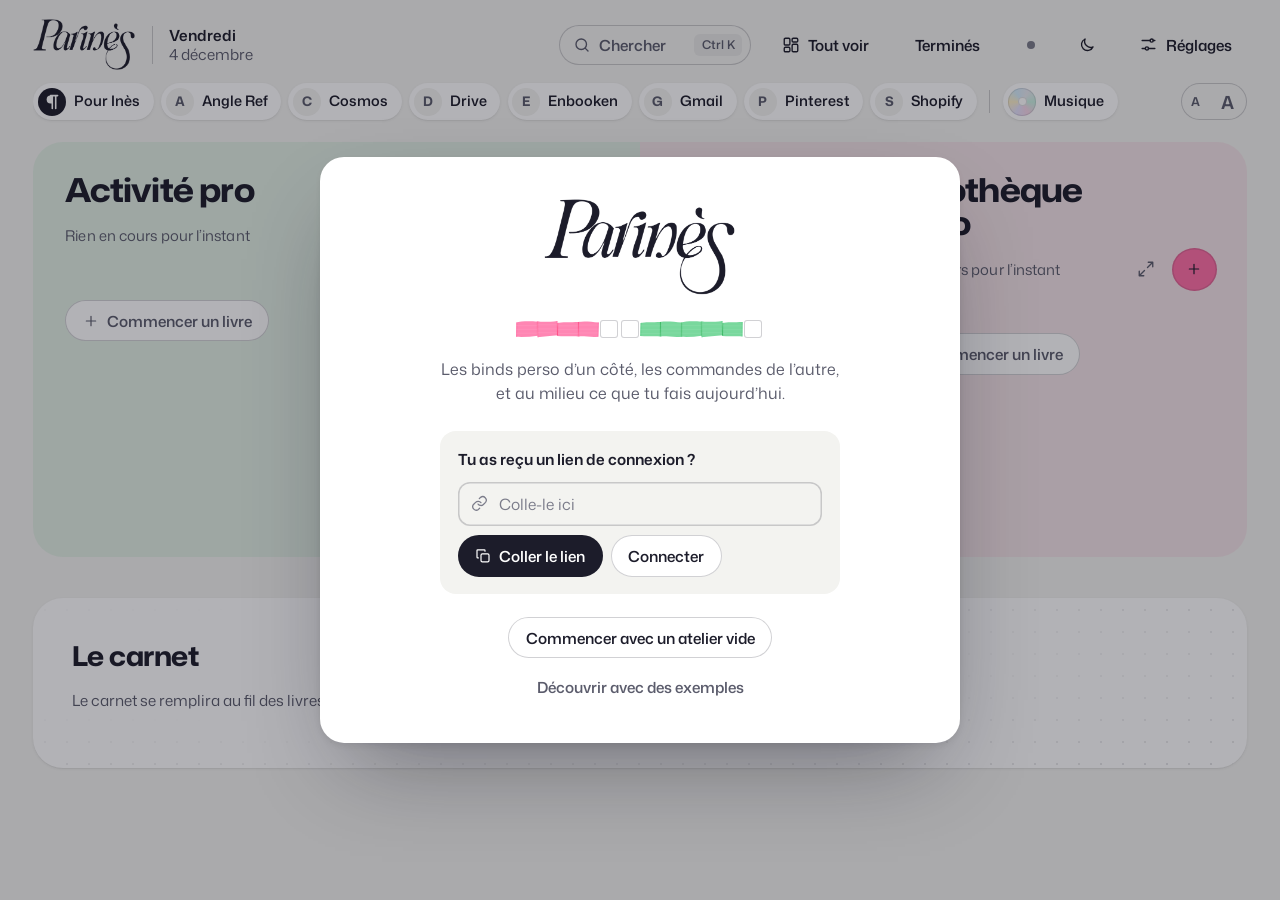
<file: index.html>
<!DOCTYPE html>
<html lang="fr" data-theme="light">
<head>
  <meta charset="utf-8">
  <meta name="viewport" content="width=device-width, initial-scale=1, viewport-fit=cover">
  <title>Atelier</title>
  <meta name="theme-color" content="#f3f3f0">
  <meta name="apple-mobile-web-app-capable" content="yes">
  <meta name="mobile-web-app-capable" content="yes">
  <meta name="apple-mobile-web-app-status-bar-style" content="default">
  <meta name="apple-mobile-web-app-title" content="Atelier">
  <link rel="manifest" href="manifest.json">
  <link rel="icon" href="favicon.png">
  <link rel="apple-touch-icon" href="apple-touch-icon.png">
  <link rel="preload" href="fonts/MonaSans.woff" as="font" type="font/woff" crossorigin>
  <link rel="stylesheet" href="style.css?v=7.9">
</head>
<body data-tab="today" class="intro">
  <div id="app">
    <header class="top"><div id="top"></div><div id="music" hidden></div></header>
    <main id="main"></main>
  </div>
  <nav class="tabbar" id="tabbar" aria-label="Sections"></nav>
  <div id="sheet-root"></div>
  <div id="pop-root"></div>
  <div id="toast-root" aria-live="polite"></div>
  <div id="fx" aria-hidden="true"></div>
  <script src="js/data.js?v=7.9"></script>
  <script src="js/quotes.js?v=7.9"></script>
  <script src="js/fx.js?v=7.9"></script>
  <script src="js/sync.js?v=7.9"></script>
  <script src="js/views.js?v=7.9"></script>
  <script src="js/music.js?v=7.9"></script>
  <script src="js/actions.js?v=7.9"></script>
  <script src="js/main.js?v=7.9"></script>
</body>
</html>
</file>
<file: style.css>
/* =====================================================================
   ATELIER · apparence
   Le principe : le papier reste calme, la couleur n'apparaît que là où
   le travail est fait, comme un coup de surligneur dans le carnet.
   Une couleur par espace (perso / pro), réglable dans Réglages.
   ===================================================================== */

@font-face {
  font-family: 'Mona Sans'; src: url('fonts/MonaSans.woff') format('woff');
  font-weight: 200 900; font-stretch: 75% 125%; font-style: normal; font-display: swap;
}
@font-face {
  font-family: 'Mona Sans'; src: url('fonts/MonaSans-Italic.woff') format('woff');
  font-weight: 200 900; font-stretch: 75% 125%; font-style: italic; font-display: swap;
}

/* ---------- Coups de surligneur (masques) et coche ---------- */
:root {
  --mk1: url("data:image/svg+xml,%3Csvg xmlns=%27http://www.w3.org/2000/svg%27 viewBox=%270 0 120 40%27 preserveAspectRatio=%27none%27%3E%3Cdefs%3E%3Cmask id=%27s%27%3E%3Crect width=%27120%27 height=%2740%27 fill=%27white%27/%3E%3Cpath d=%27M0 13.5H120M0 21H120M0 28.5H120%27 stroke=%27black%27 stroke-opacity=%27.17%27 stroke-width=%271.3%27/%3E%3C/mask%3E%3C/defs%3E%3Cg mask=%27url(%23s)%27%3E%3Cpath d=%27M2.5 7.5C22 5.4 64 4.6 117 5.8L118.6 33.2C80 35.6 40 36.3 1.2 35.6Z%27 fill-opacity=%27.84%27/%3E%3Cpath d=%27M2.5 7.5L9.5 7.1L7.8 35.5L1.2 35.6ZM110.5 5.6L117 5.8L118.6 33.2L112.2 33.5Z%27 fill-opacity=%27.5%27/%3E%3C/g%3E%3C/svg%3E");
  --mk2: url("data:image/svg+xml,%3Csvg xmlns=%27http://www.w3.org/2000/svg%27 viewBox=%270 0 120 40%27 preserveAspectRatio=%27none%27%3E%3Cdefs%3E%3Cmask id=%27s%27%3E%3Crect width=%27120%27 height=%2740%27 fill=%27white%27/%3E%3Cpath d=%27M0 12H120M0 20H120M0 27.5H120%27 stroke=%27black%27 stroke-opacity=%27.17%27 stroke-width=%271.3%27/%3E%3C/mask%3E%3C/defs%3E%3Cg mask=%27url(%23s)%27%3E%3Cpath d=%27M1.4 5.2C30 6.8 70 6.4 116.8 4.4L119 32.6C78 34.2 36 34.8 3 36.6Z%27 fill-opacity=%27.84%27/%3E%3Cpath d=%27M1.4 5.2L8.2 5.6L9.4 36.2L3 36.6ZM110.2 4.7L116.8 4.4L119 32.6L112.6 32.9Z%27 fill-opacity=%27.5%27/%3E%3C/g%3E%3C/svg%3E");
  --mk3: url("data:image/svg+xml,%3Csvg xmlns=%27http://www.w3.org/2000/svg%27 viewBox=%270 0 120 40%27 preserveAspectRatio=%27none%27%3E%3Cdefs%3E%3Cmask id=%27s%27%3E%3Crect width=%27120%27 height=%2740%27 fill=%27white%27/%3E%3Cpath d=%27M0 14H120M0 21.5H120M0 29H120%27 stroke=%27black%27 stroke-opacity=%27.17%27 stroke-width=%271.3%27/%3E%3C/mask%3E%3C/defs%3E%3Cg mask=%27url(%23s)%27%3E%3Cpath d=%27M3.2 8.6C26 6.2 70 7.2 118.2 6.4L117.2 34.8C82 33.6 44 35.4 0.8 33.8Z%27 fill-opacity=%27.84%27/%3E%3Cpath d=%27M3.2 8.6L10.6 8.2L8.6 34.1L0.8 33.8ZM111.6 6.5L118.2 6.4L117.2 34.8L110.4 34.6Z%27 fill-opacity=%27.5%27/%3E%3C/g%3E%3C/svg%3E");
  --mk4: url("data:image/svg+xml,%3Csvg xmlns=%27http://www.w3.org/2000/svg%27 viewBox=%270 0 120 40%27 preserveAspectRatio=%27none%27%3E%3Cdefs%3E%3Cmask id=%27s%27%3E%3Crect width=%27120%27 height=%2740%27 fill=%27white%27/%3E%3Cpath d=%27M0 12.5H120M0 20.5H120M0 28H120%27 stroke=%27black%27 stroke-opacity=%27.17%27 stroke-width=%271.3%27/%3E%3C/mask%3E%3C/defs%3E%3Cg mask=%27url(%23s)%27%3E%3Cpath d=%27M0.6 6.4C34 4.2 72 5.8 119.4 7.6L116.6 35.4C70 36.8 30 33.6 2.4 35Z%27 fill-opacity=%27.84%27/%3E%3Cpath d=%27M0.6 6.4L7.6 6L9.2 35.2L2.4 35ZM112.8 7.3L119.4 7.6L116.6 35.4L110 35.6Z%27 fill-opacity=%27.5%27/%3E%3C/g%3E%3C/svg%3E");
  --tick: url("data:image/svg+xml,%3Csvg xmlns=%27http://www.w3.org/2000/svg%27 viewBox=%270 0 24 24%27%3E%3Cpath d=%27M4.5 12.8c1.6 1.2 3.1 2.7 4.4 4.6 2.6-4.6 5.9-8.4 10.6-11.4%27 fill=%27none%27 stroke=%27black%27 stroke-width=%272.6%27 stroke-linecap=%27round%27 stroke-linejoin=%27round%27/%3E%3C/svg%3E");
}

/* ---------- Couleurs ---------- */
:root {
  --paper: #f3f3f0;
  --sheet: #ffffff;
  --ink: #1c1c2a;
  --ink-2: #5b5c6c;
  --ink-3: #8a8b98;
  --line: rgba(28, 28, 42, .11);
  --line-2: rgba(28, 28, 42, .2);
  --hover: rgba(28, 28, 42, .05);
  --dot: rgba(28, 28, 42, .15);
  --alert: #e8472f;
  --sun: #f2cf3a;
  --blend: multiply;
  --on-ink: #ffffff;
  --perso: #ff6fa5; --perso-wash: #f9ecf1; --perso-deep: #b4386a;
  --pro: #5fd08a; --pro-wash: #e9f4ec; --pro-deep: #2d7f4c;
  --f: 'Mona Sans', -apple-system, BlinkMacSystemFont, 'Segoe UI', Roboto, sans-serif;
  --shadow-1: 0 1px 0 rgba(28, 28, 42, .04), 0 1px 3px rgba(28, 28, 42, .07);
  --shadow-2: 0 1px 0 rgba(28, 28, 42, .04), 0 2px 6px -2px rgba(28, 28, 42, .08), 0 24px 48px -24px rgba(28, 28, 42, .3);
  --shadow-3: 0 2px 8px -2px rgba(16, 16, 28, .12), 0 40px 90px -30px rgba(16, 16, 28, .45);
  --ease: cubic-bezier(.2, .8, .25, 1);
  --zoom: 1;
  color-scheme: light;
}
:root[data-theme="dark"] {
  --paper: #121318;
  --sheet: #1b1c23;
  --ink: #ececf1;
  --ink-2: #a5a6b4;
  --ink-3: #747584;
  --line: rgba(236, 236, 241, .09);
  --line-2: rgba(236, 236, 241, .18);
  --hover: rgba(236, 236, 241, .05);
  --dot: rgba(236, 236, 241, .1);
  --alert: #ff6a52;
  --blend: normal;
  --on-ink: #121318;
  --shadow-1: 0 1px 0 rgba(0, 0, 0, .2);
  --shadow-2: 0 1px 0 rgba(255, 255, 255, .04) inset, 0 24px 48px -20px rgba(0, 0, 0, .6);
  --shadow-3: 0 1px 0 rgba(255, 255, 255, .05) inset, 0 40px 90px -30px rgba(0, 0, 0, .75);
  color-scheme: dark;
}

/* ---------- Base ---------- */
*, *::before, *::after { box-sizing: border-box; }
html { font-size: calc(16px * var(--zoom) * var(--fit, 1)); -webkit-text-size-adjust: 100%; background: var(--paper); }
body {
  margin: 0; min-height: 100vh; background: var(--paper); color: var(--ink);
  font: 400 1rem/1.45 var(--f); font-stretch: 100%;
  -webkit-font-smoothing: antialiased; -moz-osx-font-smoothing: grayscale; text-rendering: optimizeLegibility;
  font-feature-settings: 'kern' 1, 'calt' 1;
}
body.locked { overflow: hidden; }
button, input, textarea, select { font: inherit; color: inherit; letter-spacing: inherit; }
/* Safari : pas de style natif sur les boutons et les champs (sauf dates et cases) */
button { -webkit-appearance: none; appearance: none; border-radius: 0; }
input:not([type="checkbox"]):not([type="file"]):not([type="date"]), textarea { -webkit-appearance: none; appearance: none; border-radius: 0; }
/* iPhone et iPad : un champ en dessous de 16 px fait zoomer toute la page au toucher */
@media (hover: none) {
  .prop-in, .row-name, .td-free, .add-row input, .td-add input, .notes, .pal-in input, .in:not(.big) { font-size: max(16px, 1rem) !important; }
}
/* Appui long sur iPhone/iPad : pas de menu Copier/Partager sur ce qu'on fait glisser */
[data-sortable] > *, .book, .td-item, .row { -webkit-touch-callout: none; }
button { background: none; border: 0; padding: 0; cursor: pointer; -webkit-tap-highlight-color: transparent; text-align: inherit; }
[data-action] { cursor: pointer; -webkit-tap-highlight-color: transparent; }
a { color: inherit; }
h1, h2, h3, h4, p { margin: 0; }
ul, ol { list-style: none; margin: 0; padding: 0; }
.ic { display: block; flex: none; }
:focus { outline: none; }
:focus-visible { outline: 2px solid var(--ink); outline-offset: 2px; border-radius: 6px; }
input:focus-visible, textarea:focus-visible, [contenteditable]:focus-visible { outline: none; }
.half-name:focus { background: rgba(255, 255, 255, .7); }
:root[data-theme="dark"] .half-name:focus { background: var(--hover); }
::selection { background: rgba(242, 207, 58, .55); }
.grow { flex: 1 1 auto; }
.muted { color: var(--ink-2); }
.small { font-size: .85rem; }
.num {  }
.sr { position: absolute; width: 1px; height: 1px; overflow: hidden; clip: rect(0 0 0 0); white-space: nowrap; }

/* Un coup de surligneur : un pseudo-élément teinté par --c, découpé par --mk */
.mk::before, .c.d::before, .box.on::before, .hl::before, .mkb::before {
  content: ''; position: absolute; pointer-events: none;
  background: var(--c, var(--perso));
  -webkit-mask: var(--mk, var(--mk1)) center / 100% 100% no-repeat;
  mask: var(--mk, var(--mk1)) center / 100% 100% no-repeat;
  mix-blend-mode: var(--blend);
}
.sq { position: relative; display: inline-block; flex: none; width: .78rem; height: .78rem; vertical-align: -.05em; }
.sq::before { content: ''; position: absolute; left: -1px; right: -1px; top: 0; bottom: 0; background: var(--c, var(--ink-3)); -webkit-mask: var(--mk2) center / 100% 100% no-repeat; mask: var(--mk2) center / 100% 100% no-repeat; mix-blend-mode: var(--blend); }
@media (min-width: 760px) { .hide-desk { display: none; } }
.m1 { --mk: var(--mk1); } .m2 { --mk: var(--mk2); } .m3 { --mk: var(--mk3); } .m4 { --mk: var(--mk4); }
.s-perso { --c: var(--perso); --wash: var(--perso-wash); --deep: var(--perso-deep); }
.s-pro { --c: var(--pro); --wash: var(--pro-wash); --deep: var(--pro-deep); }
:root[data-theme="dark"] .mk::before, :root[data-theme="dark"] .c.d::before, :root[data-theme="dark"] .hl::before { opacity: .88; }

/* ---------- Boutons ---------- */
.btn {
  display: inline-flex; align-items: center; justify-content: center; gap: .5rem;
  min-height: 2.6rem; padding: 0 1.1rem; border-radius: 999px;
  font-weight: 560; font-size: .95rem; white-space: nowrap;
  box-shadow: inset 0 0 0 1px var(--line-2); background: var(--sheet);
  transition: box-shadow .15s, background .15s, transform .15s var(--ease);
}
.btn:active { transform: scale(.97); }
.btn.primary { background: var(--ink); color: var(--on-ink); box-shadow: none; }
.btn.quiet { background: transparent; box-shadow: none; color: var(--ink-2); }
.btn.small { min-height: 2.2rem; padding: 0 .9rem; font-size: .88rem; }
.btn.big { min-height: 3.1rem; padding: 0 1.6rem; font-size: 1.02rem; }
.btn.danger { color: var(--alert); }
.btn.danger-fill { background: var(--alert); color: #fff; box-shadow: none; }
@media (hover: hover) {
  .btn:hover { box-shadow: inset 0 0 0 1px var(--ink-3); }
  .btn.primary:hover { box-shadow: 0 6px 16px -8px rgba(28, 28, 42, .5); }
  .btn.quiet:hover { background: var(--hover); color: var(--ink); box-shadow: none; }
}
.icon-btn {
  display: inline-grid; place-items: center; width: 2.5rem; height: 2.5rem; border-radius: 50%; color: var(--ink-2);
  transition: background .15s, color .15s;
}
@media (hover: hover) { .icon-btn:hover { background: var(--hover); color: var(--ink); } }
.x { display: inline-grid; place-items: center; width: 2rem; height: 2rem; border-radius: 50%; color: var(--ink-3); flex: none; }
@media (hover: hover) { .x:hover { background: var(--hover); color: var(--ink); } }

/* La case à cocher : un carré du carnet, qu'on surligne */
.box {
  position: relative; display: inline-grid; place-items: center; flex: none;
  width: 1.45rem; height: 1.45rem; border-radius: 5px; box-shadow: inset 0 0 0 1.5px var(--ink-3);
  transition: box-shadow .15s;
}
.box::after {
  content: ''; width: 1rem; height: 1rem; background: var(--ink);
  -webkit-mask: var(--tick) center / contain no-repeat; mask: var(--tick) center / contain no-repeat;
  opacity: 0; transform: scale(.6); transition: opacity .15s, transform .2s var(--ease);
}
.box.on { box-shadow: inset 0 0 0 1.5px transparent; }
.box.on::before { left: -.3rem; right: -.3rem; top: -.1rem; bottom: -.1rem; }
.box.on::after { opacity: 1; transform: none; }
@media (hover: hover) { .box:not(.on):hover { box-shadow: inset 0 0 0 1.5px var(--ink); } .box:not(.on):hover::after { opacity: .25; transform: none; } }

/* ---------- Les cases (une par étape) ---------- */
.cells { display: flex; flex-wrap: wrap; gap: 3px; }
.c { position: relative; flex: none; width: .95rem; height: .95rem; border-radius: 3px; box-shadow: inset 0 0 0 1px var(--line-2); }
.c.d { box-shadow: none; }
.c.d::before { left: -2px; right: -2px; top: -1px; bottom: -1px; }
.c.n { box-shadow: inset 0 0 0 1.6px var(--ink); }
.c.x { box-shadow: none; background: linear-gradient(135deg, transparent 46%, var(--line-2) 47%, var(--line-2) 53%, transparent 54%); }
.cells.big { gap: 4px; }
.cells.big .c { width: 1.4rem; height: 1.4rem; border-radius: 4px; }

/* Le trait qui se pose (quand on coche, et une fois à l'ouverture) */
@keyframes draw { from { -webkit-clip-path: inset(0 100% 0 0); clip-path: inset(0 100% 0 0); } to { -webkit-clip-path: inset(0 0 0 0); clip-path: inset(0 0 0 0); } }
.just::before, .just .box.on::before { animation: draw .42s var(--ease) both; }
body.intro .c.d::before { animation: draw .5s var(--ease) both; animation-delay: calc(var(--i, 0) * 28ms + 120ms); }

/* =====================================================================
   EN-TÊTE
   ===================================================================== */
#app { max-width: 1560px; margin: 0 auto; padding: 0 clamp(1rem, 2.6vw, 2.5rem) 5rem; }
.top { padding-top: max(1.1rem, env(safe-area-inset-top)); }
.top-row { display: flex; align-items: center; gap: 1rem; min-height: 3.4rem; }
.logo {
  display: block; flex: none; width: 6.4rem; aspect-ratio: 640 / 321; height: auto; background: var(--ink);
  -webkit-mask: url('logo-parines.png') left center / contain no-repeat; mask: url('logo-parines.png') left center / contain no-repeat;
}
@supports not (aspect-ratio: 1) { .logo { height: 3.2rem; } .pg-photo { height: 8.8rem; } .stand-cover { height: 15.6rem; } .welcome .logo { height: 6rem; } }
.top-date { white-space: nowrap; font-size: .95rem; color: var(--ink-2); padding-left: 1rem; border-left: 1px solid var(--line-2); line-height: 1.25; }
.top-date b { display: block; color: var(--ink); font-weight: 600; }
.top-ov {
  white-space: nowrap; display: flex; align-items: center; gap: .7rem; margin-left: .6rem; padding: .35rem .8rem .35rem .65rem; border-radius: 999px;
  transition: background .15s;
}
.top-ov b { font-weight: 720; font-stretch: 115%; font-size: 1.05rem;  }
.top-ov span { font-size: .85rem; color: var(--ink-2); }
@media (hover: hover) { .top-ov:hover { background: var(--hover); } }
.mini-code { display: flex; align-items: center; gap: 1px; height: 1.1rem; }
.mini-code i { width: 2px; height: 100%; border-radius: 1px; background: var(--line-2); }
.mini-code i.d { background: var(--c); height: 100%; }
.mini-code .g { width: 4px; background: none; }
.tb {
  display: inline-flex; align-items: center; gap: .5rem; height: 2.5rem; padding: 0 .95rem; border-radius: 999px;
  font-weight: 560; font-size: .95rem; color: var(--ink); transition: background .15s;
}
@media (hover: hover) { .tb:hover { background: var(--hover); } }
.tb .n { font-size: .78rem; font-weight: 650; color: var(--ink-2);  }
.tb.search { box-shadow: inset 0 0 0 1px var(--line-2); color: var(--ink-2); padding: 0 .55rem 0 .9rem; min-width: 12rem; }
.tb.search kbd { margin-left: auto; font: 550 .75rem var(--f); padding: .15rem .45rem; border-radius: 6px; background: var(--hover); color: var(--ink-2); }
.sync-dot { width: .5rem; height: .5rem; border-radius: 50%; background: var(--ink-3); flex: none; }
.sync-ok .sync-dot { background: #3bb56c; }
.sync-pending .sync-dot, .sync-saving .sync-dot { background: var(--sun); }
.sync-offline .sync-dot { background: var(--ink-3); }
.sync-error .sync-dot { background: var(--alert); }
.sync-lbl { font-size: .85rem; color: var(--ink-2); font-weight: 500; }
.show-phone { display: none; }

/* La barre d'outils : ses sites de tous les jours, la musique, la taille */
.dock { display: flex; align-items: center; gap: .45rem; padding: .7rem 0 1.4rem; overflow-x: auto; scrollbar-width: none; -webkit-overflow-scrolling: touch; }
.dock::-webkit-scrollbar { display: none; }
.fav {
  display: inline-flex; align-items: center; gap: .5rem; flex: none; height: 2.3rem; padding: 0 .85rem 0 .3rem;
  border-radius: 999px; background: var(--sheet); box-shadow: var(--shadow-1);
  text-decoration: none; font-size: .9rem; font-weight: 560; color: var(--ink);
  transition: transform .15s var(--ease), box-shadow .15s;
}
.fav:active { transform: scale(.95); }
@media (hover: hover) { .fav:hover { transform: translateY(-1px); box-shadow: 0 1px 0 rgba(28, 28, 42, .04), 0 6px 14px -6px rgba(28, 28, 42, .25); } }
.fav-ic { position: relative; display: grid; place-items: center; width: 1.75rem; height: 1.75rem; border-radius: 50%; background: var(--paper); overflow: hidden; flex: none; }
.fav-ic::before { content: attr(data-l); font-weight: 700; font-size: .82rem; color: var(--ink-2); }
.fav-ic img, .fav-ic svg { position: absolute; top: 50%; left: 50%; width: 1.05rem; height: 1.05rem; margin: -.525rem 0 0 -.525rem; }
.fav-ic.own { background: var(--ink); }
.fav-ic.own::before { content: none; }
.fav-ic.own svg { width: 1.75rem; height: 1.75rem; margin: -.875rem 0 0 -.875rem; }
/* La barre s'adapte à la place : noms entiers, puis icônes seules (le nom
   s'ouvre au survol), puis défilement avec un fondu qui montre la suite */
.fav-lbl { display: inline-block; max-width: 11rem; overflow: hidden; white-space: nowrap; vertical-align: middle; transition: max-width .28s var(--ease), opacity .2s; }
.dock.tight { gap: .3rem; }
.dock.tight .fav { gap: .38rem; padding-right: .68rem; }
.dock.tight .dock-sep { margin: 0 .15rem; }
.fav.ic { gap: 0 !important; padding-right: .3rem !important; transition: transform .15s var(--ease), box-shadow .15s, padding .28s var(--ease), gap .28s var(--ease); }
.fav.ic .fav-lbl { max-width: 0; opacity: 0; }
@media (hover: hover) {
  .fav.ic:hover, .fav.ic:focus-visible { gap: .5rem !important; padding-right: .85rem !important; }
  .fav.ic:hover .fav-lbl, .fav.ic:focus-visible .fav-lbl { max-width: 11rem; opacity: 1; }
}
.dock.measure, .dock.measure * { transition: none !important; }
.dock.scrolls { -webkit-mask-image: linear-gradient(90deg, var(--fade-l, #000) 0, #000 2rem, #000 calc(100% - 2.5rem), var(--fade-r, transparent) 100%); mask-image: linear-gradient(90deg, var(--fade-l, #000) 0, #000 2rem, #000 calc(100% - 2.5rem), var(--fade-r, transparent) 100%); }
.dock.scrolls.from-l { --fade-l: transparent; }
.dock.scrolls.at-end { --fade-r: #000; }
.dock-sep { width: 1px; height: 1.4rem; background: var(--line-2); margin: 0 .35rem; flex: none; }
.size { display: inline-flex; align-items: center; flex: none; height: 2.3rem; border-radius: 999px; box-shadow: inset 0 0 0 1px var(--line-2); }
.size button { height: 100%; padding: 0 .65rem; font-weight: 650; font-size: .76rem; color: var(--ink-2); border-radius: 999px; }
.size button:last-child { font-size: 1.12rem; padding-right: .8rem; }
@media (hover: hover) { .size button:hover { color: var(--ink); background: var(--hover); } }

/* Lanceur de musique (un CD) */
.cd {
  position: relative; width: 1.75rem; height: 1.75rem; border-radius: 50%; flex: none;
  background: conic-gradient(from 30deg, #e8e9f0, #c9f0e1, #f6d5e7, #e3e1fb, #fbeec7, #d4ecfa, #e8e9f0);
  box-shadow: inset 0 0 0 1px rgba(28, 28, 42, .12);
}
.cd::after { content: ''; position: absolute; top: 50%; left: 50%; width: 32%; height: 32%; margin: -16% 0 0 -16%; border-radius: 50%; background: var(--sheet); box-shadow: inset 0 0 0 1px rgba(28, 28, 42, .15); }
.playing .cd { animation: spin 3.2s linear infinite; }
@keyframes spin { to { transform: rotate(360deg); } }

/* =====================================================================
   LE TABLEAU : deux moitiés, la feuille du jour posée sur la couture
   ===================================================================== */
.board {
  position: relative; display: grid; align-items: start;
  grid-template-columns: minmax(0, 1fr) minmax(21rem, 25.5rem) minmax(0, 1fr);
  border-radius: 30px; min-height: 22rem;
  background: linear-gradient(90deg, var(--pro-wash) 50%, var(--perso-wash) 50%);
}
.half { min-width: 0; padding: 1.9rem 2rem 2.4rem; }
.half.s-pro { grid-column: 1; grid-row: 1; }
.half.s-perso { grid-column: 3; grid-row: 1; }
.today { grid-column: 2; grid-row: 1; }
.half-head { margin-bottom: 1.1rem; }
.half-bar { display: flex; align-items: center; gap: .5rem; margin-top: .55rem; }
.half-bar .half-sub { margin: 0 auto 0 0; min-width: 0; white-space: nowrap; overflow: hidden; text-overflow: ellipsis; }
.half-name {
  display: inline-block; font-weight: 730; font-stretch: 114%; font-size: 2.05rem; line-height: 1.02; letter-spacing: -.024em;
  border-radius: 8px; padding: 0 .15rem; margin: 0 -.15rem; outline-offset: 3px;
}
@media (hover: hover) { .half-name:hover { background: rgba(255, 255, 255, .5); } :root[data-theme="dark"] .half-name:hover { background: var(--hover); } }
.half-sub { font-size: .92rem; color: var(--ink-2);  }
.half-sub b { color: var(--ink); font-weight: 650; }
.add {
  position: relative; display: inline-flex; align-items: center; gap: .55rem; height: 2.6rem; padding: 0 1.05rem 0 .4rem;
  border-radius: 999px; background: var(--ink); color: var(--on-ink); font-weight: 600; font-size: .92rem; flex: none;
  transition: transform .15s var(--ease), box-shadow .15s;
}
.add .plus { position: relative; display: grid; place-items: center; width: 1.85rem; height: 1.85rem; border-radius: 50%; color: var(--ink); }
.add .plus::before { content: ''; position: absolute; left: -2px; right: -2px; top: -1px; bottom: -1px; background: var(--c); border-radius: 50%; }
.add .plus .ic { position: relative; }
.add:active { transform: scale(.96); }
@media (hover: hover) { .add:hover { box-shadow: 0 8px 18px -8px rgba(28, 28, 42, .55); transform: translateY(-1px); } }

/* Un livre */
.books { display: grid; }
.book {
  position: relative; display: block; padding: .95rem 1rem 1.05rem; margin: 0 -1rem; border-radius: 16px;
  transition: background .2s, box-shadow .2s;
}
.book + .book::after { content: ''; position: absolute; left: 1rem; right: 1rem; top: 0; height: 1px; background: var(--line); }
@media (hover: hover) {
  .book:hover { background: rgba(255, 255, 255, .62); }
  :root[data-theme="dark"] .book:hover { background: rgba(255, 255, 255, .035); }
  .book:hover::after, .book:hover + .book::after { opacity: 0; }
}
.book.with-photo { padding-left: 4.6rem; }
.bk-photo { position: absolute; left: 1rem; top: 1rem; width: 2.9rem; aspect-ratio: 3 / 4; border-radius: 6px; background: rgba(255, 255, 255, .6) var(--img, none) center / cover no-repeat; box-shadow: 0 1px 0 rgba(28, 28, 42, .06), 0 8px 16px -10px rgba(28, 28, 42, .5); }
@supports not (aspect-ratio: 1) { .bk-photo { height: 3.9rem; } }
.bk-top { display: flex; align-items: baseline; flex-wrap: wrap; column-gap: .65rem; row-gap: .15rem; padding-right: .5rem; }
.bk-title { font-weight: 640; font-size: 1.12rem; line-height: 1.25; letter-spacing: -.005em; }
.bk-meta { font-size: .85rem; color: var(--ink-2); }
.due {
  display: inline-flex; align-items: center; gap: .3rem; height: 1.45rem; padding: 0 .55rem; border-radius: 999px;
  font-size: .78rem; font-weight: 620; color: var(--ink-2); box-shadow: inset 0 0 0 1px var(--line-2); white-space: nowrap; align-self: center;
}
.due.soon { color: var(--alert); box-shadow: inset 0 0 0 1px var(--alert); }
.due.late { color: #fff; background: var(--alert); box-shadow: none; }
.bk-track { display: flex; align-items: center; gap: .75rem; margin-top: .7rem; }
.bk-n { font-size: .8rem; font-weight: 600; color: var(--ink-2);  white-space: nowrap; }
.bk-next { display: flex; align-items: center; gap: .65rem; margin-top: .8rem; min-height: 2rem; }
.bk-next p { min-width: 0; flex: 1 1 auto; font-size: .95rem; line-height: 1.3; }
.bk-next p span { color: var(--ink-2); margin-right: .3rem; }
.bk-next p b { font-weight: 600; }
.sun {
  position: relative; display: inline-flex; align-items: center; gap: .4rem; height: 2rem; padding: 0 .7rem 0 .55rem;
  border-radius: 999px; color: var(--ink-3); font-size: .82rem; font-weight: 600; flex: none; transition: color .15s, background .15s;
}
.sun span { display: none; }
.sun.on { color: var(--ink); }
.sun.on span { display: inline; }
.sun.on::before { content: ''; position: absolute; left: -2px; right: -2px; top: 1px; bottom: 1px; background: var(--sun); -webkit-mask: var(--mk2) center / 100% 100% no-repeat; mask: var(--mk2) center / 100% 100% no-repeat; mix-blend-mode: var(--blend); }
.sun .ic, .sun span { position: relative; }
@media (hover: hover) { .sun:not(.on):hover { color: var(--ink); background: rgba(255, 255, 255, .7); } .sun:not(.on):hover span { display: inline; } :root[data-theme="dark"] .sun:not(.on):hover { background: var(--hover); } }
.livr-due {
  position: relative; display: inline-flex; align-items: center; gap: .5rem; margin-top: .8rem; padding: .35rem .2rem;
  font-weight: 620; font-size: .92rem; color: var(--alert);
}
.livr-due::before { content: ''; width: .55rem; height: .55rem; border-radius: 50%; background: var(--alert); flex: none; }
.book.lifted { background: var(--sheet); box-shadow: var(--shadow-3); z-index: 5; }
.book.flash { animation: settle .6s var(--ease); }
@keyframes settle { from { transform: translateY(6px); opacity: .3; } to { transform: none; opacity: 1; } }
.empty {
  display: grid; justify-items: start; gap: .9rem; padding: 1.6rem 0; color: var(--ink-2); font-size: .95rem;
}

/* Une moitié en plein écran */
body[data-expanded="perso"] .board, body[data-expanded="pro"] .board { grid-template-columns: minmax(0, 1fr); }
body[data-expanded="perso"] .board { background: var(--perso-wash); }
body[data-expanded="pro"] .board { background: var(--pro-wash); }
body[data-expanded="perso"] .half.s-pro, body[data-expanded="pro"] .half.s-perso, body[data-expanded] .board .today { display: none; }
body[data-expanded="perso"] .half.s-perso, body[data-expanded="pro"] .half.s-pro { grid-column: 1; padding: 2.2rem 2.6rem 2.6rem; }
body[data-expanded] .books { grid-template-columns: repeat(auto-fill, minmax(26rem, 1fr)); column-gap: 3rem; }
body[data-expanded] .book::after { opacity: 0; }
.rest { margin-top: .8rem; display: flex; flex-wrap: wrap; gap: .35rem; }
.rest .pick-chip { height: 1.85rem; padding: 0 .65rem; font-size: .8rem; color: var(--ink-2); background: rgba(255, 255, 255, .45); }
.rest .pick-chip.on { color: var(--ink); background: none; }
:root[data-theme="dark"] .rest .pick-chip { background: transparent; }


/* =====================================================================
   TOUT VOIR : le tableau de bord resserré, tout sur un écran
   ===================================================================== */
.tb.all-btn { position: relative; }
.tb.all-btn.on::before { content: ''; position: absolute; left: .35rem; right: .35rem; top: .45rem; bottom: .45rem; background: var(--sun); -webkit-mask: var(--mk2) center / 100% 100% no-repeat; mask: var(--mk2) center / 100% 100% no-repeat; mix-blend-mode: var(--blend); }
.tb.all-btn > * { position: relative; }
:root[data-theme="dark"] .tb.all-btn.on, :root[data-theme="dark"] .sun.on, :root[data-theme="dark"] .tab.on .tab-lbl, :root[data-theme="dark"] .pick-chip.on { color: #16161f; }
:root[data-theme="dark"] .box.on::after { background: #16161f; }
body.dense .dock { padding-bottom: 1rem; }
body.dense .board { min-height: 0; }
body.dense .half { padding: 1.2rem 1.5rem 1.3rem; }
body.dense .half-head { margin-bottom: .4rem; }
body.dense .half-name { font-size: 1.5rem; }
body.dense .half-bar { margin-top: .25rem; }
body.dense .book { padding: .55rem 1rem .6rem; }
body.dense .bk-title { font-size: 1rem; }
body.dense .bk-meta { font-size: .8rem; }
body.dense .bk-top .due { height: 1.25rem; font-size: .72rem; }
body.dense .bk-track { margin-top: .4rem; }
body.dense .bk-track .cells { gap: 2px; }
body.dense .bk-track .c { width: .66rem; height: .66rem; }
.due-d { display: none; }
body.dense .bk-next { margin-top: .35rem; min-height: 1.7rem; gap: .55rem; }
body.dense .bk-next .box { width: 1.2rem; height: 1.2rem; }
body.dense .bk-next p { font-size: .87rem; }
body.dense .sun { height: 1.7rem; font-size: .76rem; }
body.dense .livr-due { margin-top: .35rem; font-size: .86rem; }
body.dense .rest { display: none; }
body.dense .bk-photo { width: 2.3rem; top: .6rem; }
body.dense .book.with-photo { padding-left: 4rem; }
body.dense .today { margin: .9rem 0; padding: 1.1rem 1.2rem 1rem; }
body.dense .td-title { font-size: 1.5rem; }
body.dense .td-date { margin-top: .2rem; font-size: .84rem; }
body.dense .td-meter { display: none; }
body.dense .td-group { margin-top: .65rem; }
body.dense .td-item { padding: .3rem 0; }
body.dense .td-txt b { font-size: .92rem; }
body.dense .td-txt .td-book { display: inline; margin-left: .4rem; font-size: .8rem; }
body.dense .td-sugg { display: none; }
body.dense .td-add { margin-top: .7rem; height: 2.5rem; }
body.dense .td-pick { margin-top: .45rem; }
body.dense .td-done-toggle { margin-top: .5rem; }
body.dense .carnet { margin-top: 1.1rem; padding: 1.3rem 2rem 1.5rem; }
body.dense .cn-top { display: none; }
body.dense .cn-sum { margin-top: 0; gap: 2rem; }
body.dense .cn-pct { font-size: 3.4rem; }
body.dense .gauge.big { margin-top: .8rem; height: 1.2rem; }
body.dense .cn-sides { margin-top: 1rem; gap: .55rem; }
body.dense .wb-col { height: 3rem; }
body.dense .week { padding: .9rem 1rem .8rem; }
body.dense .mxs { margin-top: 2rem; }
/* Ordi : chaque livre sur deux lignes (titre et cases, puis l'étape suivante) */
@media (min-width: 760px) {
  body.dense .book { display: grid; grid-template-columns: minmax(0, 1fr) auto; column-gap: .9rem; align-items: center; }
  body.dense .bk-top { grid-column: 1; grid-row: 1; flex-wrap: nowrap; min-width: 0; overflow: hidden; }
  body.dense .bk-title { white-space: nowrap; overflow: hidden; text-overflow: ellipsis; min-width: 0; flex: 0 1 auto; }
  body.dense .bk-meta { flex: 0 100 auto; min-width: 0; overflow: hidden; text-overflow: ellipsis; }
  body.dense .bk-meta { white-space: nowrap; }
  body.dense .bk-track { grid-column: 2; grid-row: 1; margin-top: 0; }
  body.dense .bk-next, body.dense .livr-due, body.dense .book > p.bk-next { grid-column: 1 / -1; }
  body.dense .bk-photo { display: none; }
  body.dense .book.with-photo { padding-left: 1rem; }
  body.dense .due-d { display: inline-flex; flex: none; }
  body.dense .bk-top .due { display: none; }
  body.dense .bk-next p { white-space: nowrap; overflow: hidden; text-overflow: ellipsis; }
}
@media (min-width: 760px) and (max-width: 1380px) {
  body.dense .bk-meta { display: none; }
}

/* =====================================================================
   LA FEUILLE DU JOUR
   ===================================================================== */
.today {
  position: relative; margin: 1.5rem 0 1.5rem; padding: 1.55rem 1.5rem 1.35rem; border-radius: 22px;
  background: var(--sheet); box-shadow: var(--shadow-2); min-width: 0; z-index: 1;
}
.td-head { display: flex; align-items: flex-start; justify-content: space-between; gap: 1rem; }
.td-title { font-weight: 730; font-stretch: 116%; font-size: 1.95rem; line-height: 1; letter-spacing: -.025em; }
.td-date { margin-top: .4rem; font-size: .9rem; color: var(--ink-2); }
.td-count { flex: none; margin-top: .45rem; font-size: .86rem; font-weight: 620; color: var(--ink-2); white-space: nowrap; }

.td-meter { margin-top: 1rem; }
.td-meter .c { width: .8rem; height: .8rem; }
.td-group { margin-top: 1.15rem; }
.td-g { display: flex; align-items: center; gap: .5rem; font-size: .84rem; font-weight: 620; color: var(--ink-2); margin-bottom: .15rem; }
.td-g i { position: relative; width: .7rem; height: .7rem; }
.td-g i::before { content: ''; position: absolute; left: -1px; right: -1px; top: 0; bottom: 0; background: var(--c); -webkit-mask: var(--mk3) center / 100% 100% no-repeat; mask: var(--mk3) center / 100% 100% no-repeat; }
.td-g .n { margin-left: auto;  }
.td-g.free i::before { background: var(--ink-3); }
.td-list { display: grid; }
.td-item {
  position: relative; display: grid; grid-template-columns: auto minmax(0, 1fr) auto auto; align-items: center; column-gap: .7rem;
  padding: .6rem 0; border-top: 1px solid var(--line); background: var(--sheet);
}
.td-item:first-child { border-top: 0; }
.td-txt { position: relative; min-width: 0; padding: .1rem 0; }
.td-txt b { display: block; font-weight: 600; font-size: .98rem; line-height: 1.3; }
.td-txt .td-book { display: block; font-size: .84rem; color: var(--ink-2); line-height: 1.3; text-align: left; }
@media (hover: hover) { .td-txt .td-book:hover { color: var(--ink); text-decoration: underline; text-underline-offset: 2px; } }
.td-free { width: 100%; border: 0; background: none; padding: 0; font-weight: 600; font-size: .98rem; border-radius: 4px; }
.td-tag { font-size: .74rem; font-weight: 620; color: var(--ink-2); padding: .1rem .45rem; border-radius: 999px; box-shadow: inset 0 0 0 1px var(--line-2); }
.td-grip { color: var(--ink-3); opacity: 0; cursor: grab; display: grid; place-items: center; width: 1.2rem; }
.td-item .x { opacity: 0; }
@media (hover: hover) { .td-item:hover .td-grip, .td-item:hover .x { opacity: 1; } }
@media (hover: none) { .td-item .x { opacity: .6; } }
.td-txt { isolation: isolate; }
.td-txt b { position: relative; display: inline-block; max-width: 100%; }
.td-item.done .td-txt b::before, .td-item.done.free .td-txt::before {
  content: ''; position: absolute; z-index: -1; left: -.4rem; right: -.5rem; top: .02rem; bottom: -.08rem;
  background: var(--c, var(--ink-3)); -webkit-mask: var(--mk, var(--mk2)) center / 100% 100% no-repeat; mask: var(--mk, var(--mk2)) center / 100% 100% no-repeat; mix-blend-mode: var(--blend);
}
.td-item.done.free .td-txt::before { right: auto; width: calc(var(--tw, 60%) + 1rem); }
.td-item.done .td-txt b, .td-item.done .td-free { color: var(--ink); }
.td-item.done .td-book { color: var(--ink-2); }
:root[data-theme="dark"] .td-item.done .td-txt b, :root[data-theme="dark"] .td-item.done .td-free { color: #16161f; }
.td-item.free { --c: var(--sun); }
.td-item.just .td-txt::before, .td-item.just .td-txt b::before { animation: draw .45s var(--ease) both; }
.td-item.leave { animation: leave .5s .75s var(--ease) both; overflow: hidden; }
@keyframes leave { from { opacity: 1; max-height: 6rem; } to { opacity: 0; max-height: 0; padding-top: 0; padding-bottom: 0; border-top-color: transparent; } }
.td-item.lifted { box-shadow: var(--shadow-3); border-radius: 12px; border-top-color: transparent; padding-left: .6rem; padding-right: .6rem; z-index: 5; }
.td-empty { margin: 1.3rem 0 .4rem; font-size: .95rem; color: var(--ink-2); line-height: 1.45; }
.td-done-toggle { display: inline-flex; align-items: center; gap: .4rem; margin-top: .9rem; font-size: .85rem; font-weight: 600; color: var(--ink-2); padding: .3rem 0; }
@media (hover: hover) { .td-done-toggle:hover { color: var(--ink); } }
.td-add {
  display: flex; align-items: center; gap: .55rem; margin-top: 1rem; padding: 0 .85rem; height: 2.9rem; border-radius: 12px;
  box-shadow: inset 0 0 0 1.5px var(--line-2); color: var(--ink-2); transition: box-shadow .15s;
}
.td-add:focus-within { box-shadow: inset 0 0 0 1.5px var(--ink); color: var(--ink); }
.td-add input { flex: 1 1 auto; min-width: 0; border: 0; background: none; height: 100%; font-size: .98rem; font-weight: 500; }
.td-add input::placeholder { color: var(--ink-3); }
.td-sugg { margin-top: 1.35rem; }
.td-sugg h4 { font-size: .84rem; font-weight: 620; color: var(--ink-2); margin-bottom: .35rem; }
.sugg {
  display: flex; align-items: center; gap: .65rem; width: 100%; padding: .5rem .5rem .5rem .35rem; margin: 0 -.35rem; border-radius: 10px;
  transition: background .15s;
}
.sugg .pl { position: relative; display: grid; place-items: center; width: 1.6rem; height: 1.6rem; border-radius: 50%; box-shadow: inset 0 0 0 1px var(--line-2); color: var(--ink-2); flex: none; }
.sugg b { font-weight: 580; font-size: .93rem; }
.sugg small { display: block; font-size: .8rem; color: var(--ink-2); }
.sugg .dot { width: .5rem; height: .5rem; border-radius: 50%; background: var(--c); margin-left: auto; flex: none; }
@media (hover: hover) { .sugg:hover { background: var(--hover); } .sugg:hover .pl { background: var(--ink); color: var(--on-ink); box-shadow: none; } }
.td-pick { display: inline-flex; align-items: center; gap: .45rem; margin-top: .9rem; font-size: .88rem; font-weight: 600; color: var(--ink-2); padding: .3rem 0; }
@media (hover: hover) { .td-pick:hover { color: var(--ink); } }
.today.all-done .td-title { position: relative; }

/* =====================================================================
   LE CARNET : l'avancement et le tableau croisé
   ===================================================================== */
.carnet {
  position: relative; margin-top: 2.6rem; padding: 2.4rem clamp(1.2rem, 3vw, 2.8rem) 2.8rem; border-radius: 30px;
  background-color: var(--sheet);
  background-image: radial-gradient(circle at 1px 1px, var(--dot) 1px, transparent 1.4px);
  background-size: 22px 22px; background-position: 11px 11px;
  box-shadow: var(--shadow-1);
}
.cn-top { display: flex; align-items: baseline; justify-content: space-between; gap: 1rem; }
.cn-top h2 { font-weight: 720; font-stretch: 112%; font-size: 1.7rem; letter-spacing: -.018em; }
/* L'avancement, écrit en clair */
.cn-sum { display: grid; grid-template-columns: minmax(0, 1fr) minmax(15rem, 20rem); gap: 3rem; margin-top: 1.5rem; align-items: start; }
.cn-line { display: flex; align-items: baseline; flex-wrap: wrap; column-gap: .9rem; }
.cn-pct { font-weight: 800; font-stretch: 122%; font-size: clamp(3.4rem, 6vw, 5.2rem); line-height: .9; letter-spacing: -.045em; }
.cn-line span { font-size: 1.15rem; font-weight: 600; }
.gauge { position: relative; display: flex; height: .75rem; border-radius: 999px; background: var(--line); overflow: hidden; }
.gauge i { position: relative; display: block; height: 100%; }
.gauge i::before { content: ''; position: absolute; left: -2px; right: -2px; top: -2px; bottom: -2px; background: var(--c); -webkit-mask: var(--mk, var(--mk2)) center / 100% 100% no-repeat; mask: var(--mk, var(--mk2)) center / 100% 100% no-repeat; }
.gauge.big { height: 1.5rem; margin-top: 1.2rem; border-radius: 8px; }
.cn-note { margin-top: .7rem; font-size: .92rem; color: var(--ink-2); }
.cn-sides { display: grid; gap: .8rem; margin-top: 1.6rem; max-width: 40rem; }
.cn-side { display: grid; grid-template-columns: 11.5rem minmax(0, 1fr) 3.4rem 4.6rem; align-items: center; column-gap: 1rem; }
.cn-side-n { display: flex; align-items: center; gap: .5rem; font-weight: 600; font-size: .95rem; white-space: nowrap; overflow: hidden; text-overflow: ellipsis; }
.cn-side b { font-weight: 720; font-stretch: 112%; text-align: right; }
.cn-side small { font-size: .82rem; color: var(--ink-2); white-space: nowrap; }
.mini-bar { position: relative; display: block; width: 4.5rem; height: .5rem; border-radius: 999px; background: var(--line-2); overflow: hidden; }
.mini-bar i { position: absolute; left: 0; top: 0; bottom: 0; background: var(--ink); border-radius: 999px; }
/* Les 7 derniers jours, avec les nombres */
.week { padding: 1.2rem 1.3rem 1rem; border-radius: 18px; background: var(--paper); }
.week h3 { font-weight: 680; font-size: .95rem; }
.week-sum { margin-top: .25rem; font-size: .86rem; color: var(--ink-2); line-height: 1.45; }
.week-sum b { color: var(--ink); font-weight: 650; }
.week-bars { display: grid; grid-template-columns: repeat(7, minmax(0, 1fr)); gap: .4rem; margin-top: 1rem; }
.wb { display: grid; justify-items: center; gap: .3rem; }
.wb-n { font-size: .76rem; font-weight: 650; height: 1rem; }
.wb-col { display: flex; flex-direction: column; justify-content: flex-end; width: 100%; max-width: 1.4rem; height: 4.2rem; border-radius: 4px; background: var(--line); overflow: hidden; }
.wb-col i { display: block; width: 100%; background: var(--c); }
.wb-l { font-size: .72rem; color: var(--ink-3); font-weight: 600; }
.wb.now .wb-l { color: var(--ink); }
.mx-help { font-size: .88rem; color: var(--ink-2); margin: .3rem 0 .4rem; }
.mx-head h3 { display: flex; align-items: center; gap: .5rem; }

/* Les deux tableaux, comme dans le carnet */
.mxs { display: grid; grid-template-columns: minmax(0, 1fr); gap: 2.6rem; margin-top: 2.6rem; }
.mx-wrap { min-width: 0; }
.mx-head { display: flex; align-items: baseline; gap: .9rem; margin-bottom: .2rem; }
.mx-head h3 { font-weight: 700; font-stretch: 110%; font-size: 1.25rem; letter-spacing: -.01em; white-space: nowrap; overflow: hidden; text-overflow: ellipsis; min-width: 0; }
.mx-head .p { white-space: nowrap; flex: none; font-weight: 720; font-stretch: 115%; font-size: 1.25rem;  }
.mx-head .mx-bar { position: relative; flex: 0 1 12rem; min-width: 2.5rem; height: .55rem; border-radius: 999px; background: var(--line); align-self: center; overflow: hidden; }
.mx-head .mx-bar i { position: absolute; left: 0; top: 0; bottom: 0; border-radius: 999px; background: var(--c); }
.mx-scroll { overflow-x: auto; -webkit-overflow-scrolling: touch; margin: 0 -.5rem; padding: 0 .5rem; }
.mx { border-collapse: separate; border-spacing: 0; }
.mx th { font-weight: 500; text-align: left; padding: 0; vertical-align: bottom; }
.mx th.v { width: 2.05rem; }
@media (min-width: 1100px) {
  .mx th.v, .mx td.cl { width: 2.4rem; }
  .mx th.v span { line-height: 2.4rem; }
  .mx td { height: 2.3rem; }
  .mx .ttl { min-width: 14rem; }
}
.mx th.v span {
  display: inline-block; -webkit-writing-mode: vertical-rl; writing-mode: vertical-rl; transform: rotate(180deg);
  max-height: 11.5rem; white-space: nowrap; overflow: hidden; text-overflow: ellipsis;
  font-size: .78rem; font-stretch: 88%; font-weight: 560; color: var(--ink-2); padding: .45rem 0 .55rem; line-height: 2.05rem;
}
.mx th.v.dt span { color: var(--ink-3); }
.mx td { padding: 0; height: 2.05rem; }
.mx .ttl { position: sticky; left: 0; z-index: 2; background: var(--sheet); padding-right: 1rem; min-width: 11rem; max-width: 16rem; }
.mx .ttl button { display: block; max-width: 100%; overflow: hidden; text-overflow: ellipsis; white-space: nowrap; font-weight: 600; font-size: .92rem; text-align: left; }
.mx .ttl small { display: block; font-size: .76rem; color: var(--ink-2); overflow: hidden; text-overflow: ellipsis; white-space: nowrap; }
@media (hover: hover) { .mx .ttl button:hover { text-decoration: underline; text-underline-offset: 2px; } }
.mx tbody tr td { border-top: 1px solid var(--line-2); }
.mx tbody tr:last-child td { border-bottom: 1px solid var(--line-2); }
.mx td.cl { width: 2.05rem; border-left: 1px solid var(--line-2); position: relative; }
.mx td.cl:last-of-type { border-right: 1px solid var(--line-2); }
.mx td.cl button { position: absolute; top: 0; right: 0; bottom: 0; left: 0; width: 100%; }
.mx td.cl .c { position: absolute; top: .3rem; bottom: .3rem; left: 0; right: 0; width: auto; height: auto; box-shadow: none; border-radius: 0; }
.mx td.cl .c.d::before { left: -3px; right: -3px; top: 0; bottom: 0; }
.mx td.cl .c.n { left: 50%; right: auto; top: 50%; bottom: auto; width: 1.05rem; height: 1.05rem; margin: -.525rem 0 0 -.525rem; box-shadow: inset 0 0 0 1.5px var(--ink); border-radius: 3px; }
.mx td.cl.na { background: linear-gradient(135deg, transparent 47%, var(--line-2) 48%, var(--line-2) 52%, transparent 53%); }
@media (hover: hover) { .mx td.cl:not(.na):hover { background: var(--hover); } }
.mx td.dt { width: 3.2rem; text-align: center; font-size: .78rem; color: var(--ink-2);  border-left: 1px solid var(--line-2); }
.mx td.dt:last-of-type, .mx td.pc { border-right: 1px solid var(--line-2); }
.mx td.pc { width: 3.6rem; white-space: nowrap; text-align: right; padding-right: .6rem; font-weight: 700; font-stretch: 110%; font-size: .9rem;  border-left: 1px solid var(--line-2); }
.mx tr.ph-livrables td.pc { color: var(--alert); }
.mx-empty { font-size: .95rem; color: var(--ink-2); padding: .8rem 0; }

/* =====================================================================
   FENÊTRES
   ===================================================================== */
#sheet-root, #pop-root { position: relative; z-index: 60; }
#pop-root { z-index: 80; }
.scrim { position: fixed; top: 0; right: 0; bottom: 0; left: 0; background: rgba(18, 18, 28, .32); animation: fade .25s both; }
:root[data-theme="dark"] .scrim { background: rgba(0, 0, 0, .55); }
@keyframes fade { from { opacity: 0; } }
.sheet {
  position: fixed; z-index: 2; left: 50%; top: 50%; transform: translate(-50%, -50%);
  width: min(40rem, calc(100vw - 2rem)); max-height: min(52rem, calc(100vh - 2.5rem)); max-height: min(52rem, calc(100dvh - 2.5rem));
  display: flex; flex-direction: column; border-radius: 24px; background: var(--sheet); box-shadow: var(--shadow-3); overflow: hidden;
  animation: rise .32s var(--ease) both;
}
.sheet.wide { width: min(62rem, calc(100vw - 2rem)); }
.sheet.settled { animation: none; }
@keyframes rise { from { opacity: 0; transform: translate(-50%, calc(-50% + 14px)) scale(.985); } }
.closing .sheet, .closing .pop { animation: sink .2s ease both; }
.closing .scrim { animation: fade .2s reverse both; }
@keyframes sink { to { opacity: 0; transform: translate(-50%, calc(-50% + 10px)) scale(.99); } }
.sheet-head { display: flex; align-items: flex-start; gap: 1rem; padding: 1.5rem 1.6rem 1rem; }
.sheet-title { flex: 1 1 auto; min-width: 0; }
.sheet-title h2 { font-weight: 720; font-stretch: 112%; font-size: 1.55rem; letter-spacing: -.015em; line-height: 1.1; }
.sheet-title p { margin-top: .35rem; color: var(--ink-2); font-size: .92rem; }
.close { display: grid; place-items: center; width: 2.5rem; height: 2.5rem; border-radius: 50%; flex: none; color: var(--ink-2); background: var(--hover); }
@media (hover: hover) { .close:hover { color: var(--ink); background: var(--line); } }
.sheet-scroll { flex: 1 1 auto; overflow-y: auto; -webkit-overflow-scrolling: touch; padding: .2rem 1.6rem 1.6rem; overscroll-behavior: contain; }
.sheet-foot { display: flex; align-items: center; gap: .8rem; padding: 1rem 1.6rem 1.2rem; border-top: 1px solid var(--line); }
.sheet-foot .muted { margin-right: auto; font-size: .9rem; }

/* ---------- La fiche d'un livre ---------- */
.sheet.pagesheet { width: min(68rem, calc(100vw - 2rem)); }
.sheet.sheet-settings { width: min(46rem, calc(100vw - 2rem)); }
.pg { display: flex; flex-direction: column; min-height: 0; flex: 1 1 auto; }
.pg-hero { position: relative; display: grid; grid-template-columns: minmax(0, 1fr) auto; gap: 1.6rem; padding: 1.4rem 1.9rem 1.3rem; background: var(--wash); }
.pg-kicker { display: flex; align-items: center; flex-wrap: wrap; gap: .55rem; font-size: .88rem; color: var(--ink-2); font-weight: 560; padding-right: 3rem; }
.pg-title {
  display: block; width: 100%; margin-top: .65rem; padding: 0; border: 0; background: none; resize: none; overflow: hidden;
  font-weight: 740; font-stretch: 112%; font-size: clamp(1.9rem, 3.6vw, 2.75rem); line-height: 1.04; letter-spacing: -.025em; border-radius: 6px;
}
.pg-state { margin-top: .75rem; font-size: .98rem; color: var(--ink-2); }
.pg-state b { color: var(--ink); font-weight: 650; }
.pg-cells { margin-top: .9rem; }
.pg-photo {
  position: relative; width: 6.6rem; aspect-ratio: 3 / 4; border-radius: 10px; align-self: start; margin-right: 2.8rem;
  background: rgba(255, 255, 255, .55) var(--img, none) center / cover no-repeat; box-shadow: 0 1px 0 rgba(28, 28, 42, .06), 0 18px 30px -18px rgba(28, 28, 42, .45);
  display: grid; place-items: center; color: var(--ink-2); font-size: .85rem; font-weight: 560; text-align: center; overflow: hidden;
}
:root[data-theme="dark"] .pg-photo { background-color: rgba(255, 255, 255, .05); }
.pg-photo.has-img > span { display: none; }
.pg-photo > span { display: grid; justify-items: center; gap: .3rem; padding: .5rem; font-size: .78rem; }
.pg-photo:not(.has-img) { box-shadow: inset 0 0 0 1.5px var(--line-2); background-color: transparent; }
.pg-photo input { position: absolute; top: 0; left: 0; width: 100%; height: 100%; opacity: 0; cursor: pointer; }
.pg-close { position: absolute; top: 1.1rem; right: 1.1rem; z-index: 2; background: rgba(255, 255, 255, .7); }
:root[data-theme="dark"] .pg-close { background: rgba(255, 255, 255, .08); }
.pg-body { flex: 1 1 auto; overflow-y: auto; -webkit-overflow-scrolling: touch; overscroll-behavior: contain; display: grid; grid-template-columns: minmax(15rem, 21rem) minmax(0, 1fr); }
.pg-side { padding: 1.5rem 1.9rem 1.8rem; border-right: 1px solid var(--line); }
.pg-main { padding: 1.5rem 1.9rem 1.8rem; min-width: 0; }
.props { display: grid; gap: .1rem; }
.prop { display: grid; grid-template-columns: 6.8rem minmax(0, 1fr); column-gap: .4rem; align-items: center; min-height: 2.6rem; border-bottom: 1px solid var(--line); }
.prop-k { font-size: .85rem; color: var(--ink-2); }
.prop-in { width: 100%; min-width: 0; border: 0; background: none; padding: .55rem .4rem; margin-left: -.4rem; border-radius: 8px; font-size: .95rem; font-weight: 520; }
.prop-in::placeholder { color: var(--ink-3); font-weight: 400; }
.prop-in:focus { background: var(--hover); }
.prop-in[type="date"] { min-height: 2.4rem; -webkit-appearance: none; appearance: none; }
.chips { display: flex; flex-wrap: wrap; gap: .4rem; padding: .45rem 0; }
.chip-btn {
  position: relative; height: 2rem; padding: 0 .8rem; border-radius: 999px; font-size: .86rem; font-weight: 560; color: var(--ink-2);
  box-shadow: inset 0 0 0 1px var(--line-2); transition: color .15s, box-shadow .15s, background .15s;
}
.chip-btn.on { color: var(--on-ink); background: var(--ink); box-shadow: none; }
@media (hover: hover) { .chip-btn:not(.on):hover { color: var(--ink); box-shadow: inset 0 0 0 1px var(--ink-3); } }
.sec { margin-top: 1.6rem; }
.sec:first-child { margin-top: 0; }
.sec-head { display: flex; align-items: baseline; gap: .7rem; margin-bottom: .5rem; }
.sec-head h3 { font-weight: 700; font-stretch: 108%; font-size: 1.12rem; letter-spacing: -.008em; }
.sec-head .n { font-size: .85rem; color: var(--ink-2);  }
.sec-hint { font-size: .88rem; color: var(--ink-2); margin: -.15rem 0 .55rem; line-height: 1.45; }
.notes {
  display: block; width: 100%; min-height: 7rem; padding: .8rem .9rem; border: 0; border-radius: 12px; resize: none;
  background: var(--paper); box-shadow: inset 0 0 0 1px var(--line); font-size: .95rem; line-height: 1.5;
}
.notes:focus { box-shadow: inset 0 0 0 1.5px var(--ink); }
.photo-row { display: flex; flex-wrap: wrap; gap: .5rem; align-items: center; }
.rows { display: grid; }
.row {
  position: relative; display: grid; grid-template-columns: auto auto minmax(0, 1fr) auto auto; align-items: center; column-gap: .6rem;
  min-height: 2.75rem; padding: 0 .15rem; border-bottom: 1px solid var(--line); background: var(--sheet);
}
.row .grip { color: var(--ink-3); opacity: 0; cursor: grab; display: grid; place-items: center; width: 1rem; }
@media (hover: hover) { .row:hover .grip, .row:hover .row-x { opacity: 1; } }
.row-x { opacity: 0; }
@media (hover: none) { .row-x { opacity: .55; } }
.row-name { position: relative; width: 100%; min-width: 0; border: 0; background: none; padding: .5rem .35rem; margin-left: -.35rem; border-radius: 8px; font-size: .97rem; font-weight: 520; }
.row-name:focus { background: var(--hover); }
.row-label { font-size: .97rem; font-weight: 520; }
.row.done .row-name, .row.done .row-label { color: var(--ink-2); }
.row .sun { height: 1.9rem; }
@media (hover: hover) { .row .sun:not(.on) { opacity: 0; } .row:hover .sun:not(.on) { opacity: 1; } }
@media (hover: none) { .row .sun:not(.on) { opacity: .5; } }
.row.lifted { box-shadow: var(--shadow-3); border-radius: 10px; border-bottom-color: transparent; z-index: 5; }
.add-row {
  display: flex; align-items: center; gap: .55rem; min-height: 2.75rem; color: var(--ink-3); padding: 0 .15rem;
}
.add-row input { flex: 1 1 auto; min-width: 0; border: 0; background: none; height: 2.6rem; font-size: .97rem; }
.add-row input::placeholder { color: var(--ink-3); }
.add-row:focus-within { color: var(--ink); }
.add-row.boxed { padding: 0 .85rem; border-radius: 12px; box-shadow: inset 0 0 0 1.5px var(--line-2); margin-top: .7rem; }
.add-row.boxed:focus-within { box-shadow: inset 0 0 0 1.5px var(--ink); }
.livr { margin-top: 2rem; padding: 1.2rem 1.2rem .6rem; border-radius: 16px; background: var(--paper); }
.livr .row { background: transparent; }
.livr.is-due { background: rgba(232, 71, 47, .07); box-shadow: inset 0 0 0 1.5px var(--alert); }
.livr.is-due .sec-head h3 { color: var(--alert); }
.pg-foot { display: flex; align-items: center; flex-wrap: wrap; gap: .4rem; margin-top: 2rem; padding-top: 1rem; border-top: 1px solid var(--line); }
.pg-foot .muted { margin-right: auto; font-size: .85rem; }
.banner { display: flex; align-items: center; gap: .8rem; flex-wrap: wrap; padding: .8rem 1rem; border-radius: 12px; background: var(--paper); margin-bottom: 1.2rem; font-size: .92rem; }

/* Fiche technique : la saisie, et les réponses déjà données en un toucher */
.prop.spec { align-items: start; }
.prop.spec .prop-k { padding-top: .7rem; }
.spec-v { min-width: 0; }
.spec-chips { display: flex; flex-wrap: wrap; gap: .3rem; margin: -.1rem 0 .55rem; }
.spec-chip { height: 1.75rem; padding: 0 .6rem; border-radius: 999px; font-size: .8rem; font-weight: 560; color: var(--ink-2); box-shadow: inset 0 0 0 1px var(--line-2); }
@media (hover: hover) { .spec-chip:hover { color: var(--ink); background: var(--hover); } }
.link { font-size: .84rem; font-weight: 600; color: var(--ink-2); margin-left: auto; white-space: nowrap; }
.pg-side .sec-head { flex-wrap: wrap; row-gap: .2rem; }
@media (hover: hover) { .link:hover { color: var(--ink); text-decoration: underline; text-underline-offset: 2px; } }
.pg-side .sec { margin-top: 1.7rem; }
.steps-done { display: inline-flex; align-items: center; gap: .45rem; margin: 0 0 .3rem; padding: .35rem 0; font-size: .86rem; font-weight: 600; color: var(--ink-2); }
@media (hover: hover) { .steps-done:hover { color: var(--ink); } }
/* Le journal du livre */
.jr { margin-top: 2.2rem; }
.jr .sec-head .n { font-size: .8rem; }
.jr-add { margin: .2rem 0 .8rem; }
.jr-cam { position: relative; display: grid; place-items: center; width: 2.2rem; height: 2.2rem; border-radius: 8px; color: var(--ink-2); flex: none; cursor: pointer; }
.jr-cam input { position: absolute; top: 0; left: 0; width: 100%; height: 100%; opacity: 0; cursor: pointer; }
@media (hover: hover) { .jr-cam:hover { background: var(--hover); color: var(--ink); } }
.jr-list { display: grid; }
.jr-day { font-size: .8rem; font-weight: 650; color: var(--ink-2); padding: .9rem 0 .25rem; }
.jr-day:first-child { padding-top: .2rem; }
.jr-item { display: grid; grid-template-columns: 3rem 1.3rem minmax(0, 1fr) auto; align-items: start; column-gap: .5rem; padding: .3rem 0; font-size: .9rem; }
.jr-h { font-size: .76rem; color: var(--ink-3); padding-top: .12rem; }
.jr-mark { display: grid; place-items: center; height: 1.3rem; color: var(--ink-3); }
.jr-dot { width: .45rem; height: .45rem; border-radius: 50%; background: var(--ink-3); }
.jr-txt { min-width: 0; line-height: 1.4; }
.jr-txt b { font-weight: 600; }
.jr-step .jr-txt { color: var(--ink-2); }
.jr-step .jr-txt b { color: var(--ink); }
.jr-x { opacity: 0; width: 1.6rem; height: 1.6rem; }
@media (hover: hover) { .jr-item:hover .jr-x { opacity: 1; } }
@media (hover: none) { .jr-x { opacity: .5; } }
.jr-photo { display: block; width: 7rem; aspect-ratio: 4 / 3; margin-top: .2rem; border-radius: 8px; background: var(--paper) var(--img, none) center / cover no-repeat; box-shadow: inset 0 0 0 1px var(--line); transition: width .25s var(--ease); }
.jr-photo.big { width: 100%; max-width: 26rem; }
@supports not (aspect-ratio: 1) { .jr-photo { height: 5.2rem; } .jr-photo.big { height: 18rem; } }
.disclose { display: inline-flex; align-items: center; gap: .45rem; font-size: .9rem; font-weight: 600; padding: .3rem 0; }
.disclose em { font-style: normal; font-weight: 400; color: var(--ink-2); margin-left: .3rem; }
.np-spec { margin-top: .5rem; }

/* ---------- Nouveau livre ---------- */
.field { display: block; margin-top: 1.25rem; }
.field:first-child { margin-top: .3rem; }
.field-k { display: block; font-size: .88rem; font-weight: 600; margin-bottom: .45rem; }
.field-k em { font-style: normal; font-weight: 400; color: var(--ink-2); margin-left: .35rem; }
.in {
  display: block; width: 100%; height: 2.9rem; padding: 0 .9rem; border: 0; border-radius: 12px; background: var(--paper);
  box-shadow: inset 0 0 0 1.5px var(--line-2); font-size: 1rem; font-weight: 520;
}
.in::placeholder { color: var(--ink-3); font-weight: 400; }
.in:focus { box-shadow: inset 0 0 0 1.5px var(--ink); background: var(--sheet); }
.in.big { height: 3.6rem; font-size: 1.4rem; font-weight: 650; font-stretch: 108%; letter-spacing: -.01em; }
.grid2 { display: grid; grid-template-columns: 1fr 1fr; gap: .9rem; }
.grid2 .field { margin-top: 1.25rem; }
.step-chip {
  position: relative; display: inline-flex; align-items: center; gap: .35rem; height: 2.1rem; padding: 0 .8rem; border-radius: 8px;
  font-size: .88rem; font-weight: 560; background: var(--sheet); box-shadow: inset 0 0 0 1px var(--line-2); transition: color .15s, opacity .15s;
}
.step-chip.on::before { content: ''; position: absolute; left: -2px; right: -2px; top: 1px; bottom: 1px; background: var(--c); -webkit-mask: var(--mk) center / 100% 100% no-repeat; mask: var(--mk) center / 100% 100% no-repeat; mix-blend-mode: var(--blend); opacity: .55; }
.step-chip > * , .step-chip { z-index: 0; }
.step-chip span { position: relative; }
.step-chip.off { color: var(--ink-3); box-shadow: inset 0 0 0 1px var(--line); text-decoration: line-through; text-decoration-color: var(--ink-3); }
.step-chip.extra { box-shadow: inset 0 0 0 1px var(--ink-3); }
.step-chip.extra button { display: grid; place-items: center; width: 1.3rem; height: 1.3rem; margin-right: -.4rem; border-radius: 50%; color: var(--ink-2); }
.np-preview { display: flex; align-items: center; gap: .8rem; margin-top: 1.1rem; padding: .9rem 1rem; border-radius: 14px; background: var(--wash); }
.np-preview .bk-n { margin-left: auto; }

/* ---------- Choisir pour aujourd'hui ---------- */
.pick-side + .pick-side { margin-top: 1.6rem; }
.pick-side h3 { display: flex; align-items: center; gap: .55rem; font-weight: 700; font-stretch: 108%; font-size: 1.08rem; margin-bottom: .4rem; }
.pick-book { padding: .8rem 0; border-top: 1px solid var(--line); }
.pick-title { font-weight: 620; font-size: .97rem; margin-bottom: .4rem; }
.pick-chip {
  position: relative; display: inline-flex; align-items: center; gap: .35rem; height: 2.1rem; padding: 0 .8rem; border-radius: 8px;
  font-size: .88rem; font-weight: 560; box-shadow: inset 0 0 0 1px var(--line-2);
}
.pick-chip.first { box-shadow: inset 0 0 0 1.5px var(--ink); }
.pick-chip.on { box-shadow: none; }
.pick-chip.on::before { content: ''; position: absolute; left: -2px; right: -2px; top: 1px; bottom: 1px; background: var(--sun); -webkit-mask: var(--mk2) center / 100% 100% no-repeat; mask: var(--mk2) center / 100% 100% no-repeat; mix-blend-mode: var(--blend); }
.pick-chip > * { position: relative; }

/* ---------- Préparer ma journée ---------- */
.plan + .plan { margin-top: 1.6rem; }
.plan h3 { display: flex; align-items: center; gap: .55rem; font-weight: 700; font-stretch: 108%; font-size: 1.05rem; margin-bottom: .3rem; }
.plan-book { padding: .35rem 0; border-top: 1px solid var(--line); }
.plan-row { --c: var(--sun); display: flex; align-items: center; gap: .8rem; width: 100%; padding: .45rem .5rem; margin: 0 -.5rem; border-radius: 10px; text-align: left; transition: background .15s; }
@media (hover: hover) { .plan-row:hover { background: var(--hover); } .plan-row:hover .box:not(.on) { box-shadow: inset 0 0 0 1.5px var(--ink); } }
.plan-txt b { display: block; font-weight: 600; font-size: .97rem; line-height: 1.3; }
.plan-txt small { display: block; font-size: .84rem; color: var(--ink-2); }
.plan-row.sub { padding: .3rem .5rem; }
.plan-row.sub .box { width: 1.25rem; height: 1.25rem; }
.plan-row.sub .plan-txt b { font-weight: 520; font-size: .92rem; }
.plan-more { margin: 0 0 .3rem 2.25rem; font-size: .82rem; font-weight: 600; color: var(--ink-2); padding: .2rem 0; }
@media (hover: hover) { .plan-more:hover { color: var(--ink); text-decoration: underline; text-underline-offset: 2px; } }
.plan-sub { margin: .1rem 0 .4rem 1.6rem; padding-left: .7rem; border-left: 1px solid var(--line-2); }

/* ---------- Livres terminés ---------- */
.seg { display: inline-flex; padding: .25rem; border-radius: 999px; background: var(--paper); box-shadow: inset 0 0 0 1px var(--line); gap: .15rem; flex-wrap: wrap; }
.seg button { height: 2.2rem; padding: 0 1rem; border-radius: 999px; font-size: .9rem; font-weight: 580; color: var(--ink-2); }
.seg button.on { background: var(--sheet); color: var(--ink); box-shadow: var(--shadow-1); }
:root[data-theme="dark"] .seg button.on { background: var(--line-2); }
.shelf { display: grid; grid-template-columns: repeat(auto-fill, minmax(12.5rem, 1fr)); gap: 1.6rem 1.2rem; margin-top: 1.4rem; }
.stand { display: block; text-align: left; }
.stand-cover {
  position: relative; display: flex; flex-direction: column; justify-content: flex-end; aspect-ratio: 4 / 5; border-radius: 14px; overflow: hidden;
  padding: 1rem; background: var(--wash) var(--img, none) center / cover no-repeat; transition: transform .25s var(--ease), box-shadow .25s;
}
.stand-cover.has-img { box-shadow: inset 0 0 0 1px rgba(28, 28, 42, .06); }
.stand-cover .cells { position: relative; }
.stand-cover .cells .c { width: .7rem; height: .7rem; }
.stand-cover .big-t { position: relative; font-weight: 740; font-stretch: 112%; font-size: 1.35rem; line-height: 1.05; letter-spacing: -.02em; margin-bottom: .8rem; }
.stand-cover.has-img .big-t, .stand-cover.has-img .cells { display: none; }
.stand b { display: block; margin-top: .65rem; font-weight: 620; font-size: .97rem; line-height: 1.3; }
.stand small { display: block; font-size: .82rem; color: var(--ink-2); margin-top: .1rem; }
@media (hover: hover) { .stand:hover .stand-cover { transform: translateY(-3px); box-shadow: 0 18px 30px -18px rgba(28, 28, 42, .45); } }
.shelf-empty { margin-top: 1.4rem; padding: 2rem; border-radius: 16px; background: var(--paper); color: var(--ink-2); line-height: 1.5; }
.arch-sum { display: flex; flex-wrap: wrap; align-items: center; gap: 1rem; justify-content: space-between; }

/* ---------- Réglages ---------- */
.set-tabs { display: flex; gap: .2rem; padding: 0 1.6rem .9rem; border-bottom: 1px solid var(--line); overflow-x: auto; scrollbar-width: none; }
.set-tabs::-webkit-scrollbar { display: none; }
.set-tabs button { position: relative; height: 2.3rem; padding: 0 .9rem; border-radius: 999px; font-size: .92rem; font-weight: 580; color: var(--ink-2); white-space: nowrap; }
.set-tabs button.on { color: var(--ink); background: var(--hover); }
.set-body { padding-top: 1.3rem; }
.set-group { margin-top: 1.7rem; }
.set-group:first-child { margin-top: 0; }
.set-group h4 { font-weight: 680; font-stretch: 106%; font-size: 1rem; margin-bottom: .6rem; }
.set-group > p.muted { font-size: .9rem; line-height: 1.5; margin-bottom: .8rem; }
.switch-row { display: flex; align-items: center; justify-content: space-between; gap: 1rem; padding: .85rem 0; border-bottom: 1px solid var(--line); }
.switch-row b { display: block; font-weight: 580; font-size: .97rem; }
.switch-row small { display: block; color: var(--ink-2); font-size: .85rem; margin-top: .1rem; line-height: 1.4; }
.switch { -webkit-appearance: none; appearance: none; position: relative; width: 2.9rem; height: 1.7rem; border-radius: 999px; background: var(--line-2); flex: none; cursor: pointer; transition: background .2s; margin: 0; }
.switch::after { content: ''; position: absolute; top: .2rem; left: .2rem; width: 1.3rem; height: 1.3rem; border-radius: 50%; background: #fff; box-shadow: 0 1px 3px rgba(0, 0, 0, .25); transition: transform .2s var(--ease); }
.switch:checked { background: var(--ink); }
.switch:checked::after { transform: translateX(1.2rem); }
:root[data-theme="dark"] .switch:checked::after { background: var(--paper); }
.btn-row { display: flex; flex-wrap: wrap; gap: .5rem; margin-top: .6rem; }
.btn-col { display: grid; gap: .5rem; justify-items: center; margin-top: 1.4rem; }
.space-set { padding: 1.4rem; border-radius: 18px; background: var(--wash); }
.space-pair { display: grid; grid-template-columns: repeat(auto-fit, minmax(15rem, 1fr)); gap: 1rem; }
.space-pair .space-set + .space-set { margin-top: 0; }
.space-demo { display: flex; align-items: center; gap: .7rem; margin-top: 1.1rem; }
.set-intro { font-size: .92rem; color: var(--ink-2); line-height: 1.5; margin-bottom: 1.1rem; max-width: 34rem; }
.set-side { margin-bottom: 1rem; flex-wrap: nowrap; }
.set-side button { display: inline-flex; align-items: center; gap: .45rem; }
.space-set .tpl:first-child { margin-top: 0; }
.space-set + .space-set { margin-top: 1.2rem; }
.space-set .field:first-child { margin-top: 0; }
.space-set .in { background: var(--sheet); }
.swatches { display: flex; flex-wrap: wrap; gap: .5rem; }
.swatch { position: relative; width: 2.6rem; height: 2.1rem; border-radius: 8px; }
.swatch::before { content: ''; position: absolute; left: 0; right: 0; top: .15rem; bottom: .15rem; background: var(--c); -webkit-mask: var(--mk1) center / 100% 100% no-repeat; mask: var(--mk1) center / 100% 100% no-repeat; mix-blend-mode: var(--blend); }
.swatch:nth-child(2n)::before { -webkit-mask-image: var(--mk3); mask-image: var(--mk3); }
.swatch.on { box-shadow: 0 0 0 2px var(--ink); }
.tpl { margin-top: 1.4rem; }
.tpl h4 { font-weight: 650; font-size: .95rem; margin-bottom: .2rem; }
.tpl h4 .muted { font-weight: 400; font-size: .85rem; margin-left: .3rem; }
.tpl .row { background: transparent; grid-template-columns: auto minmax(0, 1fr) auto; }
.tpl .row.field-row { grid-template-columns: auto auto minmax(0, 1fr) auto; }

.sync-card { display: flex; align-items: center; gap: .9rem; padding: 1rem 1.1rem; border-radius: 14px; background: var(--paper); }
.sync-card .sync-dot { width: .7rem; height: .7rem; }
.sync-card > div { flex: 1 1 auto; min-width: 0; }
.sync-card b { display: block; font-weight: 620; }
.sync-card small { display: block; color: var(--ink-2); font-size: .86rem; margin-top: .1rem; line-height: 1.4; }
.st-ok .sync-dot { background: #3bb56c; } .st-error .sync-dot { background: var(--alert); } .st-offline .sync-dot { background: var(--ink-3); }
.msg { margin-top: .8rem; font-size: .92rem; font-weight: 560; }
.msg.err { color: var(--alert); }
.msg.ok { color: #2d8f54; }
.tip { margin-top: 1.5rem; padding: 1rem 1.1rem; border-radius: 14px; background: var(--paper); font-size: .9rem; line-height: 1.5; }
.tip b { display: block; margin-bottom: .2rem; }
.hist { margin-top: .8rem; display: grid; }
.hist li { display: flex; align-items: center; gap: .8rem; padding: .7rem 0; border-bottom: 1px solid var(--line); }
.hist li > div { flex: 1 1 auto; min-width: 0; }
.hist b { display: block; font-weight: 580; font-size: .93rem; }
.hist small { display: block; color: var(--ink-2); font-size: .82rem; }
.danger-zone { padding-top: 1.2rem; border-top: 1px solid var(--line); }

/* ---------- Bienvenue ---------- */
.welcome { text-align: center; padding: 2.6rem 2rem 2.2rem; }
.welcome .logo { width: 12rem; margin: 0 auto; }
.welcome .wl-code { display: flex; justify-content: center; margin: 1.6rem 0 1.2rem; }
.welcome .wl-code .c { width: 1.1rem; height: 1.1rem; }
.welcome .wl-code.busy .c.d::before { animation: wl-fill 1.8s var(--ease) infinite both; animation-delay: calc(var(--i, 0) * 110ms); }
@keyframes wl-fill { 0% { clip-path: inset(0 100% 0 0); } 35%, 75% { clip-path: inset(0 0 0 0); } 100% { clip-path: inset(0 0 0 100%); } }
.wl-steps { list-style: none; counter-reset: st; margin: 1.4rem auto 0; padding: 0; max-width: 19rem; text-align: left; display: grid; gap: .55rem; }
.wl-steps li { counter-increment: st; display: flex; align-items: baseline; gap: .45rem; font-size: 1rem; color: var(--ink-2); padding: .6rem .8rem; border-radius: 12px; background: var(--paper); }
.wl-steps li::before { content: counter(st); font-weight: 680; color: var(--ink); width: 1.4rem; flex: none; }
.wl-steps li > span { display: inline; line-height: 1.75; }
.wl-steps li b { color: var(--ink); font-weight: 620; }
.wl-steps svg { display: inline-block; vertical-align: -3px; margin: 0 .15rem 0 .1rem; }
.dots-key { display: inline-block; padding: 0 .45rem; border-radius: 99px; background: var(--sheet); color: var(--ink); font-weight: 700; letter-spacing: .08em; line-height: 1.5; box-shadow: inset 0 0 0 1px var(--line); }
.tip .wl-steps { margin: .8rem 0 0; max-width: none; }
.tip .wl-steps li { background: var(--sheet); font-size: .9rem; }
.tip .btn-col { margin-top: .6rem; }
.wl-other { margin-top: 1rem; }
@media (prefers-reduced-motion: reduce) { .welcome .wl-code.busy .c.d::before { animation: none; } }
.welcome h2 { font-weight: 720; font-stretch: 112%; font-size: 1.5rem; margin-top: 1rem; }
.welcome .lead { margin: .6rem auto 0; max-width: 26rem; color: var(--ink-2); font-size: 1rem; line-height: 1.5; }
.welcome-card { margin: 1.6rem auto 0; max-width: 25rem; padding: 1.1rem; border-radius: 16px; background: var(--paper); text-align: left; }
.welcome-card b { display: block; font-weight: 620; font-size: .95rem; }
.welcome-card .btn-row { justify-content: flex-start; }

/* ---------- Petites fenêtres ---------- */
.pop {
  position: fixed; z-index: 2; left: 50%; top: 50%; transform: translate(-50%, -50%);
  width: min(28rem, calc(100vw - 2rem)); max-height: calc(100vh - 2rem); overflow-y: auto;
  border-radius: 22px; background: var(--sheet); box-shadow: var(--shadow-3); animation: rise .28s var(--ease) both;
}
.pop-palette { top: 14vh; transform: translateX(-50%); width: min(36rem, calc(100vw - 2rem)); }
.pop-palette { animation-name: drop; }
@keyframes drop { from { opacity: 0; transform: translate(-50%, -10px); } }
.closing .pop-palette { animation: none; opacity: 0; transition: opacity .15s; }
.ask { padding: 1.5rem; }
.ask h3 { font-weight: 700; font-stretch: 106%; font-size: 1.2rem; line-height: 1.25; }
.ask p { margin-top: .5rem; color: var(--ink-2); font-size: .95rem; line-height: 1.5; }
.ask-btns { display: flex; justify-content: flex-end; gap: .5rem; margin-top: 1.4rem; flex-wrap: wrap; }
.celebrate { padding: 1.6rem; }
.cel-mark { display: flex; justify-content: flex-start; }
.cel-mark .cells .c { width: 1.1rem; height: 1.1rem; }
.celebrate h2 { font-weight: 740; font-stretch: 112%; font-size: 1.5rem; letter-spacing: -.015em; margin-top: 1.1rem; line-height: 1.15; }
.celebrate h2 span { display: block; color: var(--ink-2); font-weight: 560; font-size: 1rem; font-stretch: 100%; letter-spacing: 0; margin-top: .3rem; }
.celebrate > p { margin-top: .6rem; color: var(--ink-2); font-size: .95rem; line-height: 1.5; }
.cel-list { margin-top: 1rem; padding: .3rem 1rem; border-radius: 14px; background: rgba(232, 71, 47, .06); box-shadow: inset 0 0 0 1.5px var(--alert); }
.cel-list .row { background: transparent; grid-template-columns: auto minmax(0, 1fr); }
.cel-list .row:last-child { border-bottom: 0; }
.cel-foot { display: flex; align-items: center; gap: .5rem; margin-top: 1.2rem; flex-wrap: wrap; }
.cel-foot .muted { margin-right: auto; font-size: .9rem; }
.pal-in { display: flex; align-items: center; gap: .7rem; padding: 0 1.2rem; height: 3.6rem; border-bottom: 1px solid var(--line); color: var(--ink-2); }
.pal-in input { flex: 1 1 auto; border: 0; background: none; height: 100%; font-size: 1.08rem; font-weight: 520; min-width: 0; }
.pal-list { max-height: 60vh; overflow-y: auto; padding: .4rem; }
.pal-item { display: flex; align-items: center; gap: .8rem; width: 100%; padding: .6rem .8rem; border-radius: 10px; }
.pal-item.sel { background: var(--hover); }
.pal-ic { display: grid; place-items: center; width: 1.6rem; color: var(--ink-2); flex: none; }
.pal-txt { font-size: .97rem; font-weight: 540; min-width: 0; }
.pal-txt small { display: block; color: var(--ink-2); font-size: .82rem; font-weight: 400; }
.pal-empty { padding: 1rem; color: var(--ink-2); }

/* ---------- Messages ---------- */
#toast-root { position: fixed; z-index: 120; left: 50%; bottom: max(1.4rem, env(safe-area-inset-bottom)); transform: translateX(-50%); display: grid; gap: .5rem; justify-items: center; pointer-events: none; width: max-content; max-width: calc(100vw - 1.5rem); }
.toast {
  display: flex; align-items: center; gap: 1rem; padding: .7rem .7rem .7rem 1.15rem; border-radius: 16px; pointer-events: auto;
  background: var(--ink); color: var(--on-ink); font-size: .93rem; font-weight: 520; box-shadow: 0 16px 36px -14px rgba(16, 16, 28, .55);
  animation: toast .3s var(--ease) both;
}
.toast:not(:has(button)) { padding-right: 1.15rem; }
.toast button { height: 2.1rem; padding: 0 .85rem; border-radius: 999px; background: rgba(255, 255, 255, .14); font-weight: 620; font-size: .88rem; }
:root[data-theme="dark"] .toast button { background: rgba(0, 0, 0, .08); }
.toast.out { opacity: 0; transform: translateY(8px); transition: opacity .25s, transform .25s; }
@keyframes toast { from { opacity: 0; transform: translateY(10px); } }

/* ---------- Effets ---------- */
#fx { position: fixed; top: 0; right: 0; bottom: 0; left: 0; z-index: 150; overflow: hidden; pointer-events: none; }
.dash { position: absolute; top: 0; left: 0; width: 1.4rem; height: .5rem; background: var(--c); -webkit-mask: var(--mk1) center / 100% 100% no-repeat; mask: var(--mk1) center / 100% 100% no-repeat; will-change: transform, opacity; }
.dash.b { -webkit-mask-image: var(--mk3); mask-image: var(--mk3); }

/* ---------- Glisser-déposer ---------- */
body.dragging, body.dragging * { cursor: grabbing !important; -webkit-user-select: none; user-select: none; }
.shake { animation: shake .35s; }
@keyframes shake { 20%, 60% { transform: translateX(-5px); } 40%, 80% { transform: translateX(5px); } }

/* ---------- Réglages, version courte ---------- */
.set-sec + .set-sec { margin-top: 1.9rem; padding-top: 1.6rem; border-top: 1px solid var(--line); }
.set-h { font-weight: 700; font-stretch: 108%; font-size: 1.08rem; margin-bottom: .9rem; }
.set-h-row { display: flex; align-items: center; justify-content: space-between; gap: .8rem; flex-wrap: wrap; margin-bottom: .9rem; }
.set-h-row .set-h { margin-bottom: 0; }
.set-h-row .set-side { margin: 0; }
.set-side button { height: 2rem; padding: 0 .85rem; font-size: .86rem; }
.cset { display: grid; grid-template-columns: 5.6rem minmax(0, 1fr); align-items: start; gap: .6rem; padding: .55rem 0; }
.cset-k { font-size: .88rem; font-weight: 620; color: var(--ink-2); padding-top: .5rem; }
.tchips { display: flex; flex-wrap: wrap; gap: .4rem; }
.tchip {
  position: relative; display: inline-flex; align-items: center; height: 2.1rem; padding: 0 .2rem 0 .7rem; border-radius: 999px;
  background: var(--paper); box-shadow: inset 0 0 0 1px var(--line); transition: box-shadow .15s, background .15s;
}
.tchips.num .tchip { padding-left: .25rem; }
.tchip-i {
  position: relative; display: grid; place-items: center; width: 1.6rem; height: 1.6rem; margin-right: .3rem; border-radius: 50%;
  font-size: .76rem; font-weight: 680; color: var(--ink-2); cursor: grab; -webkit-touch-callout: none; user-select: none;
}
.tchip-i::before { content: ''; position: absolute; left: .1rem; right: .1rem; top: .2rem; bottom: .2rem; background: var(--c); opacity: .5; -webkit-mask: var(--mk3) center / 100% 100% no-repeat; mask: var(--mk3) center / 100% 100% no-repeat; mix-blend-mode: var(--blend); }
.tchip-i { isolation: isolate; }
.tchip-in { border: 0; background: none; padding: 0; font-size: .9rem; font-weight: 560; min-width: 2.5rem; max-width: 22rem; field-sizing: content; }
.tchip-x { display: grid; place-items: center; width: 1.6rem; height: 1.6rem; border-radius: 50%; color: var(--ink-3); flex: none; }
@media (hover: hover) { .tchip-x { opacity: 0; } .tchip:hover .tchip-x, .tchip:focus-within .tchip-x { opacity: 1; } .tchip-x:hover { background: var(--hover); color: var(--ink); } }
.tchip:focus-within { box-shadow: inset 0 0 0 1.5px var(--ink); background: var(--sheet); }
.tchip-add { padding: 0 .8rem 0 .55rem; gap: .3rem; background: none; box-shadow: none; border: 1.5px dashed var(--line-2); color: var(--ink-3); }
.tchip-add:focus-within { border-color: var(--ink); box-shadow: none; }
.tchip-add input { border: 0; background: none; padding: 0; font-size: .9rem; width: 6.5rem; field-sizing: content; min-width: 4rem; }
.tchip-add input::placeholder { color: var(--ink-3); }
.tchip.lifted { box-shadow: var(--shadow-3); background: var(--sheet); z-index: 5; }
.tgls { display: flex; flex-wrap: wrap; gap: .45rem; }
.tgl { position: relative; display: inline-flex; cursor: pointer; }
.tgl input { position: absolute; opacity: 0; width: 1px; height: 1px; }
.tgl span { position: relative; display: inline-flex; align-items: center; height: 2.3rem; padding: 0 1rem; border-radius: 999px; font-size: .9rem; font-weight: 580; color: var(--ink-2); box-shadow: inset 0 0 0 1px var(--line-2); isolation: isolate; transition: color .15s; }
.tgl input:checked + span { color: var(--ink); box-shadow: inset 0 0 0 1px transparent; }
.tgl input:checked + span::before { content: ''; position: absolute; z-index: -1; left: -.15rem; right: -.15rem; top: .1rem; bottom: .1rem; background: var(--sun); -webkit-mask: var(--mk2) center / 100% 100% no-repeat; mask: var(--mk2) center / 100% 100% no-repeat; mix-blend-mode: var(--blend); }
.tgl input:focus-visible + span { outline: 2px solid var(--ink); outline-offset: 2px; }
.set-more { margin-top: 1.4rem; }
.set-more summary { cursor: pointer; font-size: .9rem; font-weight: 600; color: var(--ink-2); padding: .4rem 0; list-style: none; }
.set-more summary::-webkit-details-marker { display: none; }
.set-more summary::before { content: '+'; display: inline-block; width: 1.1rem; font-weight: 500; }
.set-more[open] summary::before { content: '–'; }
@media (hover: hover) { .set-more summary:hover { color: var(--ink); } }
.set-more .set-group:first-of-type { margin-top: .8rem; }
#set-sync .sync-card { margin-bottom: 1.2rem; }
@media (max-width: 759px) { .cset { grid-template-columns: minmax(0, 1fr); gap: .35rem; } .cset-k { padding-top: 0; } }

/* ---------- Couleur d'un espace, sur le tableau ---------- */
.half-title { display: flex; align-items: center; gap: .55rem; }
.half-col { position: relative; flex: none; width: 1.7rem; height: 1.7rem; border-radius: 50%; opacity: .0; transition: opacity .2s, transform .15s var(--ease); }
.half-col::before { content: ''; position: absolute; left: .1rem; right: .1rem; top: .35rem; bottom: .35rem; background: var(--c); -webkit-mask: var(--mk1) center / 100% 100% no-repeat; mask: var(--mk1) center / 100% 100% no-repeat; mix-blend-mode: var(--blend); }
.half-head:hover .half-col, .half-col:focus-visible { opacity: 1; }
@media (hover: none) { .half-col { opacity: .9; } }
@media (hover: hover) { .half-col:hover { transform: scale(1.12); } }
.col-pop { padding: 1.5rem; display: grid; gap: 1.1rem; justify-items: start; }
.col-pop h3 { font-weight: 700; font-stretch: 108%; font-size: 1.1rem; }
.col-pop .btn { justify-self: end; }
.theme-btn { width: 2.6rem; padding: 0 !important; justify-content: center; }

/* ---------- Champs de la fiche, à choisir sur place ---------- */
.fchips { display: flex; flex-wrap: wrap; gap: .4rem; }
.fchip { position: relative; display: inline-flex; align-items: center; height: 2.1rem; border-radius: 999px; box-shadow: inset 0 0 0 1px var(--line-2); isolation: isolate; }
.fchip-b { height: 100%; padding: 0 .25rem 0 .85rem; font-size: .9rem; font-weight: 560; color: var(--ink-2); }
.fchip-x { display: grid; place-items: center; width: 1.7rem; height: 1.7rem; margin-right: .2rem; border-radius: 50%; color: var(--ink-3); }
.fchip.on { box-shadow: none; }
.fchip.on::before { content: ''; position: absolute; z-index: -1; left: -.1rem; right: -.1rem; top: .1rem; bottom: .1rem; background: var(--c); opacity: .75; -webkit-mask: var(--mk2) center / 100% 100% no-repeat; mask: var(--mk2) center / 100% 100% no-repeat; mix-blend-mode: var(--blend); }
.fchip.on .fchip-b { color: var(--ink); }
:root[data-theme="dark"] .fchip.on .fchip-b, :root[data-theme="dark"] .fchip.on .fchip-x { color: #16161f; }
:root[data-theme="dark"] .fchip.on::before { opacity: 1; }
.fchip-add { gap: .3rem; padding: 0 .8rem 0 .55rem; color: var(--ink-3); box-shadow: none; border: 1.5px dashed var(--line-2); }
.fchip-add:focus-within { border-color: var(--ink); }
.fchip-add input { border: 0; background: none; padding: 0; font-size: .9rem; width: 7rem; }
.fchip.lifted { box-shadow: var(--shadow-3); background: var(--sheet); z-index: 5; }
@media (hover: hover) { .fchip-x:hover { background: var(--hover); color: var(--ink); } }

/* ---------- La citation du jour ---------- */
.td-quote { position: relative; margin: 1.1rem 0 .2rem; padding: .2rem 1.8rem .1rem .95rem; border-left: 2px solid var(--sun); }
.td-quote blockquote { margin: 0; font-size: .93rem; line-height: 1.42; font-style: italic; font-weight: 470; }
.td-quote figcaption { margin-top: .3rem; font-size: .78rem; color: var(--ink-2); }
.td-quote .x { position: absolute; top: -.2rem; right: -.4rem; width: 1.7rem; height: 1.7rem; opacity: 0; }
@media (hover: hover) { .td-quote:hover .x { opacity: 1; } }
@media (hover: none) { .td-quote .x { opacity: .5; } }
.today.all-done .td-quote { margin-top: 1.3rem; }
body.dense .td-quote { display: none; }

/* ---------- À penser ---------- */
.memo { margin-top: 1.5rem; padding-top: 1.2rem; border-top: 1px dashed var(--line-2); }
.memo-h i::before { background: var(--ink-3); }
.memo-tg { display: flex; align-items: center; gap: .5rem; width: 100%; font: inherit; color: inherit; text-align: left; cursor: default; }
.memo-tg i { position: relative; width: .7rem; height: .7rem; }
.memo-tg .n { margin-left: auto; }
body.dense .memo { margin-top: .9rem; padding-top: .7rem; }
body.dense .memo-tg { cursor: pointer; }
body.dense .memo:not(.open) .memo-list, body.dense .memo:not(.open) .memo-add { display: none; }
body.dense .memo:not(.open) .memo-tg .n::after { content: ' ›'; }
.memo-list { display: grid; margin-top: .2rem; }
.memo-item { display: grid; grid-template-columns: auto minmax(0, 1fr) auto auto; align-items: center; column-gap: .55rem; padding: .35rem 0; background: var(--sheet); --c: var(--sun); }
.memo-item .box { width: 1.25rem; height: 1.25rem; border-radius: 50%; }
.memo-in { display: block; min-width: 0; padding: .2rem .15rem; margin: 0 -.15rem; font-size: .93rem; font-weight: 520; line-height: 1.35; border-radius: 4px; outline-offset: 2px; overflow-wrap: anywhere; }
.memo-in:focus { outline: 1.5px solid var(--ink); }
.memo-item .sun, .memo-item .x { opacity: 0; }
.memo-item .sun { width: 1.9rem; height: 1.9rem; padding: 0; justify-content: center; }
@media (hover: hover) { .memo-item:hover .sun, .memo-item:hover .x, .memo-item:focus-within .sun, .memo-item:focus-within .x { opacity: 1; } }
@media (hover: none) { .memo-item .sun, .memo-item .x { opacity: .6; } }
.memo-item.just { animation: rise-in .35s var(--ease) both; }
@keyframes rise-in { from { opacity: 0; transform: translateY(4px); } }
.memo-item.leave { animation: leave .4s .1s var(--ease) both; overflow: hidden; }
.memo-item.lifted { box-shadow: var(--shadow-3); border-radius: 10px; padding-left: .5rem; padding-right: .5rem; z-index: 5; }
.memo-add { margin-top: .5rem; height: 2.5rem; box-shadow: none; padding: 0 .1rem; }
.memo-add:focus-within { box-shadow: none; }
.memo-add input { font-size: .93rem; }

/* ---------- L'étagère de l'année ---------- */
.yshelf { margin-top: 1.6rem; }
.ys-h { font-size: .92rem; color: var(--ink-2); margin-bottom: .55rem; }
.ys-h b { color: var(--ink); font-weight: 650; }
.ys-row { display: flex; align-items: flex-end; gap: 3px; height: 5.2rem; padding: 0 .2rem; border-bottom: 2px solid var(--ink); overflow-x: auto; scrollbar-width: none; }
.ys-row::-webkit-scrollbar { display: none; }
.ys-book { position: relative; flex: none; min-width: .9rem; border-radius: 3px 3px 1px 1px; background: var(--c); transform-origin: bottom center; transition: transform .2s var(--ease); overflow: hidden; }
.ys-book::after { content: ''; position: absolute; left: 0; right: 0; top: 14%; height: 2px; background: rgba(28, 28, 42, .18); }
.ys-book span { position: absolute; left: 50%; bottom: .4rem; transform: translateX(-50%) rotate(180deg); writing-mode: vertical-rl; font-size: .62rem; font-weight: 650; color: rgba(22, 22, 31, .72); white-space: nowrap; max-height: calc(100% - 1rem); overflow: hidden; text-overflow: ellipsis; }
@media (hover: hover) { .ys-book:hover { transform: translateY(-4px); } }
.week-notes { margin-top: .9rem; display: grid; gap: .3rem; }
.week-notes li { position: relative; padding-left: 1.1rem; font-size: .86rem; color: var(--ink-2); line-height: 1.4; }
.week-notes li::before { content: ''; position: absolute; left: 0; top: .35rem; width: .62rem; height: .62rem; background: var(--sun); -webkit-mask: var(--mk3) center / 100% 100% no-repeat; mask: var(--mk3) center / 100% 100% no-repeat; mix-blend-mode: var(--blend); }

/* =====================================================================
   MUSIQUE (lecteur Music Discovery)
   ===================================================================== */
/* Le lecteur vit dans la page, sous la barre d'outils : il pousse le
   tableau d'un cran au lieu de passer par-dessus. */
#music { margin: -.55rem 0 1.3rem; }
#music[hidden] { display: none; }
.mu {
  display: grid; grid-template-columns: auto minmax(0, 1fr); align-items: center; gap: 0 .9rem;
  width: min(100%, 34rem); padding: .4rem .5rem .4rem .4rem; border-radius: 16px;
  background: var(--sheet); box-shadow: inset 0 0 0 1px var(--line);
  animation: mu-in .3s var(--ease) both;
}
@keyframes mu-in { from { opacity: 0; transform: translateY(-6px); } }
.mu-video { position: relative; width: 5.6rem; aspect-ratio: 16 / 9; border-radius: 10px; background: #0d0d12; overflow: hidden; -webkit-transform: translateZ(0); transform: translateZ(0); }
@supports not (aspect-ratio: 1) { .mu-video { height: 3.15rem; } }
.mu-video iframe, .mu-video > div { position: absolute; top: 0; left: 0; width: 100%; height: 100%; border: 0; }
.mu-face { position: absolute; top: 0; right: 0; bottom: 0; left: 0; z-index: 2; border-radius: inherit; }
.mu-body { min-width: 0; }
.mu-main { display: flex; align-items: center; gap: .4rem; min-width: 0; }
.mu-now { display: flex; align-items: center; gap: .4rem; flex: 1 1 auto; min-width: 0; cursor: pointer; }
.mu-now > div { min-width: 0; flex: 1 1 auto; }
.mu-t { font-weight: 640; font-size: .9rem; line-height: 1.25; overflow: hidden; text-overflow: ellipsis; white-space: nowrap; }
.mu-a { font-size: .8rem; color: var(--ink-2); overflow: hidden; text-overflow: ellipsis; white-space: nowrap; }
.mu-ctrl { display: flex; align-items: center; gap: 0; flex: none; }
.mu-ctrl .play { width: 2.3rem; height: 2.3rem; border-radius: 50%; background: var(--ink); color: var(--on-ink); display: grid; place-items: center; margin: 0 .15rem; }
.mu-ctrl .icon-btn { width: 2.2rem; height: 2.2rem; }
.mu-ctrl .grow, .mu-hole { display: none; }
.mu-note, .mu-mood, .mu-foot, .mu-full { display: none; }
.mu-msg { grid-column: 2; font-size: .8rem; color: var(--alert); }
.mu-msg:empty { display: none; }
/* En grand : la vidéo plus large, la note d'Amélien, l'ambiance */
.mu.full { width: min(100%, 46rem); align-items: start; padding: .6rem; gap: 0 1.1rem; }
.mu.full .mu-video { width: 15rem; }
@supports not (aspect-ratio: 1) { .mu.full .mu-video { height: 8.4rem; } }
.mu.full .mu-face { display: none; }
.mu.full .mu-body { padding: .2rem .2rem 0 0; }
.mu.full .mu-main { flex-wrap: wrap; row-gap: .55rem; }
.mu.full .mu-now { flex: 1 1 100%; cursor: default; }
.mu.full .mu-t { font-size: 1rem; }
.mu.full .mu-a { font-size: .86rem; }
.mu.full .mu-full { display: inline-grid; }
.mu.full .mu-mini-only { display: none !important; }
.mu.full .mu-note { display: block; flex: 1 1 100%; font-size: .85rem; line-height: 1.45; color: var(--ink-2); font-style: italic; }
.mu.full .mu-note[hidden] { display: none; }
.mu.full .mu-ctrl { flex: 1 1 auto; }
.mu.full .mu-mood { display: inline-flex; }
.mu.full .mu-mood .seg button { height: 1.9rem; padding: 0 .75rem; font-size: .8rem; }
.mu.full .mu-foot { display: flex; flex: 1 1 100%; gap: .6rem; font-size: .8rem; color: var(--ink-2); }
.mu-foot a { font-weight: 600; text-decoration: none; color: var(--ink-2); }
@media (hover: hover) { .mu-foot a:hover { color: var(--ink); text-decoration: underline; } }
@media (max-width: 1099px) { .mu.full .mu-video { width: 11rem; } }
/* La question avant de faire disparaître */
.mu-ask { display: none; }
.mu.asking .mu-main { display: none; }
.mu.asking .mu-ask { display: block; }
.mu-ask p { font-size: .95rem; }
.mu-ask-btns { display: flex; flex-wrap: wrap; gap: .4rem; margin-top: .7rem; }

/* =====================================================================
   ONGLETS (téléphone)
   ===================================================================== */
.tabbar { display: none; }

/* =====================================================================
   TAILLES D'ÉCRAN
   ===================================================================== */
@media (max-width: 1380px) {
  .sync-lbl, .top-ov > span:last-child { display: none; }
  .add > span:last-child { display: none; }
  .add { padding: 0; background: transparent; box-shadow: none; }
  .add .plus { width: 2.55rem; height: 2.55rem; }
  .add .plus::before { box-shadow: inset 0 0 0 1.5px rgba(28, 28, 42, .12); }
}
@media (hover: none) { .tb.search kbd { display: none; } }
.tb { white-space: nowrap; }
@media (max-width: 1099px) { .tb.all-btn .lbl { display: none; } }
@media (max-width: 1240px) {
  .tb.search { min-width: 0; }
  .tb.search span { display: none; }
  .tb.search kbd { margin-left: .3rem; }
}
/* iPad debout, petits ordinateurs : la feuille du jour au-dessus, les deux moitiés dessous */
@media (max-width: 1099px) {
  .board { grid-template-columns: minmax(0, 1fr) minmax(0, 1fr); }
  .today { grid-column: 1 / -1; grid-row: 1; justify-self: center; width: min(34rem, calc(100% - 3rem)); margin: 1.6rem 0 .4rem; }
  .half.s-pro { grid-column: 1; grid-row: 2; }
  .half.s-perso { grid-column: 2; grid-row: 2; }
  .half { padding: 1.5rem 1.6rem 2rem; }
  .half-head { flex-wrap: wrap; }
  .add span { display: none; }
  .add { padding: 0 .4rem; }
  .cn-sum { grid-template-columns: minmax(0, 1fr); gap: 1.6rem; }
  .top-date { display: none; }
  .pg-body { grid-template-columns: minmax(0, 1fr); }
  .pg-side { border-right: 0; border-bottom: 1px solid var(--line); }
  .mx .ttl { min-width: 9.5rem; max-width: 12rem; }
}
@media (max-width: 1099px) and (min-width: 760px) {
  .board::before { content: ''; position: absolute; left: 0; right: 0; top: 0; height: 9rem; border-radius: 30px 30px 0 0; background: linear-gradient(180deg, rgba(255, 255, 255, .0), rgba(255, 255, 255, 0)); }
}
/* Téléphone : une chose à la fois, avec des onglets en bas */
@media (max-width: 759px) {
  html { font-size: calc(16px * var(--zoom) * var(--fit, 1)); }
  #app { padding: 0 1rem calc(6.5rem + env(safe-area-inset-bottom)); }
  .top-row { gap: .5rem; min-height: 3rem; }
  .logo { width: 5.2rem; }
  .top-ov { display: none; }
  .top-row .grow { display: block; }
  .tb { padding: 0 .65rem; }
  .tb .lbl, .hide-phone { display: none !important; }
  .show-phone { display: inline-flex; }
  .tb.search { box-shadow: none; padding: 0 .55rem; }
  .tb.search kbd { display: none; }
  .dock { padding: .55rem 0 .9rem; margin: 0 -1rem; padding-left: 1rem; padding-right: 1rem; }
  .size { display: none; }
  body:not([data-tab="today"]):not([data-tab="all"]) .dock { display: none; }
  .board { display: block; background: none; border-radius: 0; min-height: 0; }
  .half, .today { display: none; }
  body[data-tab="today"] .today { display: block; }
  body[data-tab="perso"] .half.s-perso, body[data-tab="pro"] .half.s-pro { display: block; }
  .half { margin: 0 -1rem; padding: 1.4rem 1rem 1.6rem; background: var(--wash); border-radius: 26px; }
  .today { width: auto; justify-self: stretch; margin: 0; padding: 1.35rem 1.15rem 1.2rem; border-radius: 22px; }
  .td-title { font-size: 1.75rem; }
  .half-name { font-size: 1.5rem; }
  .add span { display: inline; }
  .add { padding: 0 1rem 0 .4rem; }
  .book { margin: 0 -.5rem; padding: .9rem .5rem 1rem; }
  .book + .book::after { left: .5rem; right: .5rem; }
  .carnet { display: none; margin-top: 0; padding: 1.4rem 1rem 2rem; border-radius: 24px; }
  body[data-tab="carnet"] .carnet { display: block; }
  body[data-tab="all"] .board { display: flex; flex-direction: column; align-items: stretch; gap: .8rem; }
  body[data-tab="all"] .today, body[data-tab="all"] .half { display: block; }
  body[data-tab="all"] .today { order: -1; }
  body[data-tab="all"] .half { margin: 0 -1rem; padding: 1.1rem 1rem 1.1rem; }
  body[data-tab="all"] .carnet { display: block; margin-top: .8rem; padding: 1.2rem 1rem 1.3rem; }
  body[data-tab="all"] .carnet .mxs, body[data-tab="all"] .carnet .week, body[data-tab="all"] .yshelf { display: none; }
  body[data-tab="all"] .dock { display: flex; }
  body[data-tab="all"] .cn-pct { font-size: 3rem; }
  body[data-tab="carnet"] .board { display: none; }
  .cn-side { grid-template-columns: minmax(0, 1fr) 3rem; row-gap: .35rem; }
  .cn-side .gauge { grid-column: 1 / -1; grid-row: 2; }
  .cn-side small { display: none; }
  .mx .ttl { min-width: 8.5rem; max-width: 10rem; }
  body[data-expanded] .books { grid-template-columns: minmax(0, 1fr); }
  .tabbar {
    position: fixed; z-index: 50; left: 0; right: 0; bottom: 0; display: grid; grid-template-columns: repeat(5, 1fr);
    padding: .4rem .5rem calc(.4rem + env(safe-area-inset-bottom)); background: var(--sheet); box-shadow: 0 -1px 0 var(--line), 0 -10px 30px -18px rgba(28, 28, 42, .25);
  }
  .tab { position: relative; display: flex; flex-direction: column; align-items: center; justify-content: center; gap: .3rem; height: 3.4rem; border-radius: 14px; font-size: .74rem; font-weight: 600; color: var(--ink-2); white-space: nowrap; }
  .tab .tab-ic { position: relative; display: grid; place-items: center; height: 1.4rem; }
  .tab .tab-n { position: absolute; top: -.2rem; left: calc(50% + .6rem); min-width: 1.1rem; height: 1.1rem; padding: 0 .3rem; border-radius: 999px; background: var(--ink); color: var(--on-ink); font-size: .68rem; font-weight: 700; display: grid; place-items: center; }
  .tab.on { color: var(--ink); }
  .tab.on .tab-lbl { position: relative; }
  .tab.on .tab-lbl::before { content: ''; position: absolute; left: -.35rem; right: -.35rem; top: .05rem; bottom: -.05rem; background: var(--c, var(--sun)); -webkit-mask: var(--mk2) center / 100% 100% no-repeat; mask: var(--mk2) center / 100% 100% no-repeat; mix-blend-mode: var(--blend); z-index: -1; }
  .tab .tab-lbl { z-index: 0; }
  .tab .sq { width: 1.05rem; height: 1.05rem; }
  .sheet, .sheet.wide, .sheet.pagesheet {
    left: 0; right: 0; top: auto; bottom: 0; transform: none; width: 100%; max-height: calc(100% - 1.5rem - env(safe-area-inset-top));
    border-radius: 24px 24px 0 0; padding-bottom: env(safe-area-inset-bottom); animation-name: up;
  }
  @keyframes up { from { transform: translateY(40px); opacity: 0; } }
  .closing .sheet { animation: down .2s ease both; }
  @keyframes down { to { transform: translateY(60px); opacity: 0; } }
  .sheet-head { padding: 1.4rem 1.2rem .8rem; }
  .sheet-scroll { padding: .2rem 1.2rem 1.4rem; }
  .sheet-foot { padding: .8rem 1.2rem 1rem; }
  .pg-hero { grid-template-columns: minmax(0, 1fr); padding: 1.4rem 1.2rem 1.3rem; gap: 1rem; }
  .pg-photo { width: 6.5rem; position: absolute; right: 1.2rem; top: 3.8rem; margin: 0; }
  .pg-photo:not(.has-img) { display: none; }
  .pg-hero.with-photo .pg-title, .pg-hero.with-photo .pg-state { padding-right: 7.2rem; }
  .pg-side, .pg-main { padding: 1.2rem 1.2rem 1.4rem; }
  .pg-main { order: -1; border-bottom: 1px solid var(--line); }
  .pg-side { border-bottom: 0; }
  .grid2 { grid-template-columns: minmax(0, 1fr); gap: 0; }
  .pop { width: calc(100vw - 1.5rem); }
  .shelf { grid-template-columns: repeat(2, minmax(0, 1fr)); gap: 1.2rem .9rem; }
  #toast-root { bottom: calc(5.2rem + env(safe-area-inset-bottom)); }
  #music, .mu-launch { display: none !important; }
  .mu, .mu.mini { width: 100%; }
  .mu.full { max-height: calc(100vh - 9rem); overflow-y: auto; }
  .mu.disc { width: 3.4rem; height: 3.4rem; }
}
@media (max-width: 759px) and (hover: none) {
  .td-grip { display: none; }
  .td-item { grid-template-columns: auto minmax(0, 1fr) auto; }
}

/* ---------- Animations réduites ---------- */
@media (prefers-reduced-motion: reduce) {
  *, *::before, *::after { animation-duration: .01ms !important; animation-delay: 0ms !important; transition-duration: .01ms !important; }
}
body.calm *, body.calm *::before, body.calm *::after { animation-duration: .01ms !important; animation-delay: 0ms !important; }
body.calm .playing .cd { animation: none; }

/* =====================================================================
   AFFINAGE : confort de lecture, finitions, réactions au toucher
   ===================================================================== */
/* Textes secondaires un peu plus lisibles, surtout en sombre sur les fonds teintés */
:root { --ink-3: #7b7c8a; }
:root[data-theme="dark"] { --ink-2: #b6b7c4; --ink-3: #8b8c9c; --dot: rgba(236, 236, 241, .09); }

/* Les titres se répartissent sur leurs lignes, les paragraphes évitent les mots orphelins */
.bk-title, .td-txt b, .celebrate h2, .welcome h2, .half-name { text-wrap: balance; }
.bk-next p, .lead, .celebrate > p, .cn-note, .week-sum, .tip, .quote q { text-wrap: pretty; }
.bk-next p { line-height: 1.35; }
.bk-meta, .half-sub, .td-txt .td-book, .bk-n { letter-spacing: .006em; }

/* Tout voir : un titre ne finit plus en « … », il passe sur deux lignes si besoin */
@media (min-width: 760px) {
  body.dense .bk-top { flex-wrap: wrap; overflow: visible; row-gap: 0; }
  body.dense .bk-title { white-space: normal; text-overflow: clip; display: -webkit-box; -webkit-line-clamp: 2; -webkit-box-orient: vertical; overflow: hidden; line-height: 1.2; }
  body.dense .bk-meta { flex: none; overflow: visible; }
}

/* Le carnet : les points du papier s'effacent sous le texte et restent sur les bords */
.carnet { background-image: none; isolation: isolate; }
.carnet::before {
  content: ''; position: absolute; inset: 0; z-index: -1; border-radius: inherit; pointer-events: none;
  background-image: radial-gradient(circle at 1px 1px, var(--dot) 1px, transparent 1.4px);
  background-size: 22px 22px; background-position: 11px 11px;
  -webkit-mask-image: radial-gradient(125% 115% at 30% 40%, transparent 30%, #000 82%);
  mask-image: radial-gradient(125% 115% at 30% 40%, transparent 30%, #000 82%);
}

/* Les barres : un rail net, un trait de surligneur qui reste dedans, un souffle entre les deux espaces */
.gauge { box-shadow: inset 0 0 0 1px var(--line); }
.gauge i::before { top: -1px; bottom: -1px; }
.gauge i + i::before { left: 2px; }
.mini-bar i { transition: none; }

/* Les cases : la prochaine étape se signale sans crier */
.c { box-shadow: inset 0 0 0 1px var(--line-2); }
.c.n { box-shadow: inset 0 0 0 1.5px var(--ink-2); }

/* Au toucher : chaque élément cède un peu sous le doigt, puis revient */
.box, .sun, .icon-btn, .x, .tab, .tchip, .fchip { transition-property: box-shadow, background, color, transform; transition-duration: .15s; transition-timing-function: var(--ease); }
.box:active { transform: scale(.88); }
.sun:active, .icon-btn:active, .x:active { transform: scale(.92); }
.tab:active, .tchip:active, .fchip:active { transform: scale(.96); }
.book:active { background: var(--hover); }

/* Un livre fini */
.celebrate.finished { text-align: center; padding: 2.2rem 1.9rem 1.7rem; }
.celebrate.finished .cel-mark { display: flex; justify-content: center; }
.celebrate.finished .cel-mark .cells { justify-content: center; max-width: 19rem; }
.celebrate.finished .c.d::before { animation: draw .42s var(--ease) both; animation-delay: calc(var(--i, 0) * 55ms + 120ms); }
.celebrate.finished h2 { font-size: 1.9rem; margin-top: 1.3rem; }
.celebrate.finished h2 span { margin-top: .45rem; font-size: 1.05rem; color: var(--ink); }
.celebrate.finished > p { max-width: 22rem; margin: .7rem auto 0; }
.celebrate.finished .cel-foot { justify-content: center; margin-top: 1.5rem; }
.closing .pop-finished { animation: sink .2s ease both; }
.pop-finished { animation: fin-in .55s cubic-bezier(.2, 1.35, .4, 1) both; }
@keyframes fin-in { from { opacity: 0; transform: translate(-50%, calc(-50% + 18px)) scale(.9); } }
@media (prefers-reduced-motion: reduce) { .pop-finished, .celebrate.finished .c.d::before { animation: none; } }

/* Le tableau du carnet : des colonnes de largeur fixe, jamais écrasées.
   Sur téléphone il défile de côté, les titres restent collés à gauche. */
.mx { --cw: 2.05rem; --tw: 13rem; --dw: 3.2rem; --pw: 3.8rem; table-layout: fixed; width: calc(var(--tw) + var(--n, 10) * var(--cw) + 2 * var(--dw) + var(--pw)); }
.mx th.ttl-h, .mx .ttl { width: var(--tw); min-width: 0; max-width: none; }
.mx th.v, .mx td.cl { width: var(--cw); }
.mx th.v.dt, .mx td.dt { width: var(--dw); }
.mx th.v.pch, .mx td.pc { width: var(--pw); }
.mx th.v span { line-height: var(--cw); }
.mx th.ttl-h { position: sticky; left: 0; z-index: 2; background: var(--sheet); }
.mx .ttl button { white-space: normal; text-overflow: clip; display: -webkit-box; -webkit-line-clamp: 2; -webkit-box-orient: vertical; line-height: 1.25; text-wrap: balance; }
.mx td.ttl { padding-top: .4rem; padding-bottom: .4rem; }
@media (min-width: 1100px) { .mx { --cw: 2.4rem; --tw: 15rem; } }
@media (max-width: 1099px) { .mx { --tw: 11.5rem; } }
@media (max-width: 759px) {
  .mx { --cw: 2.25rem; --tw: 9.6rem; --dw: 3rem; --pw: 3.5rem; }
  .mx-scroll { margin: 0; padding: 0; scroll-padding-left: 9.6rem; overscroll-behavior-x: contain; }
  .mx .ttl, .mx th.ttl-h { box-shadow: 1px 0 0 var(--line-2); }
  .mx .ttl small { white-space: normal; display: -webkit-box; -webkit-line-clamp: 2; -webkit-box-orient: vertical; line-height: 1.25; margin-top: .1rem; }
  .mx td.pc { font-size: .95rem; }
}
/* Les grandes rangées de cases tiennent sur une ligne, quel que soit le nombre d'étapes */
.pg-cells .cells.big, .cel-mark .cells.big { flex-wrap: nowrap; }
.pg-cells .cells.big .c, .cel-mark .cells.big .c { flex: 0 1 1.4rem; width: auto; min-width: .5rem; height: auto; aspect-ratio: 1; }
.celebrate.finished .cel-mark .cells { max-width: 100%; }
</file>
